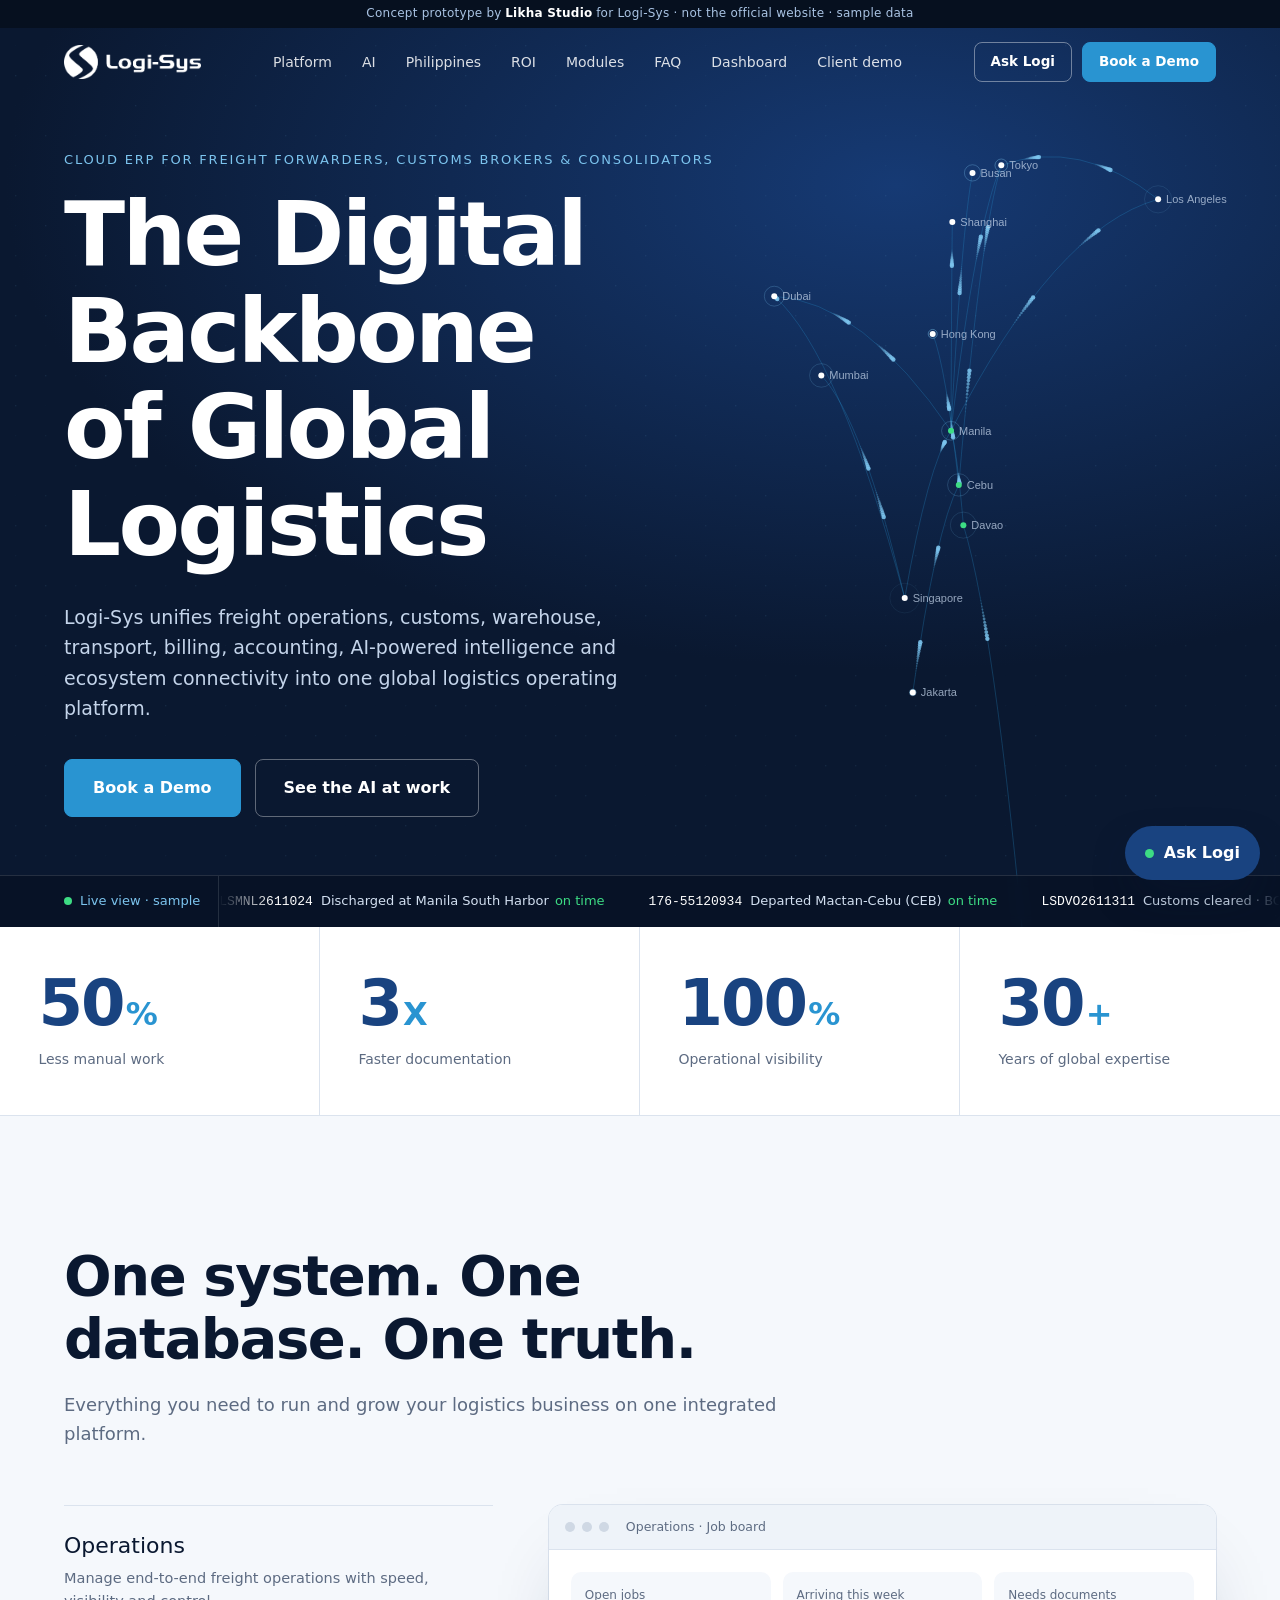
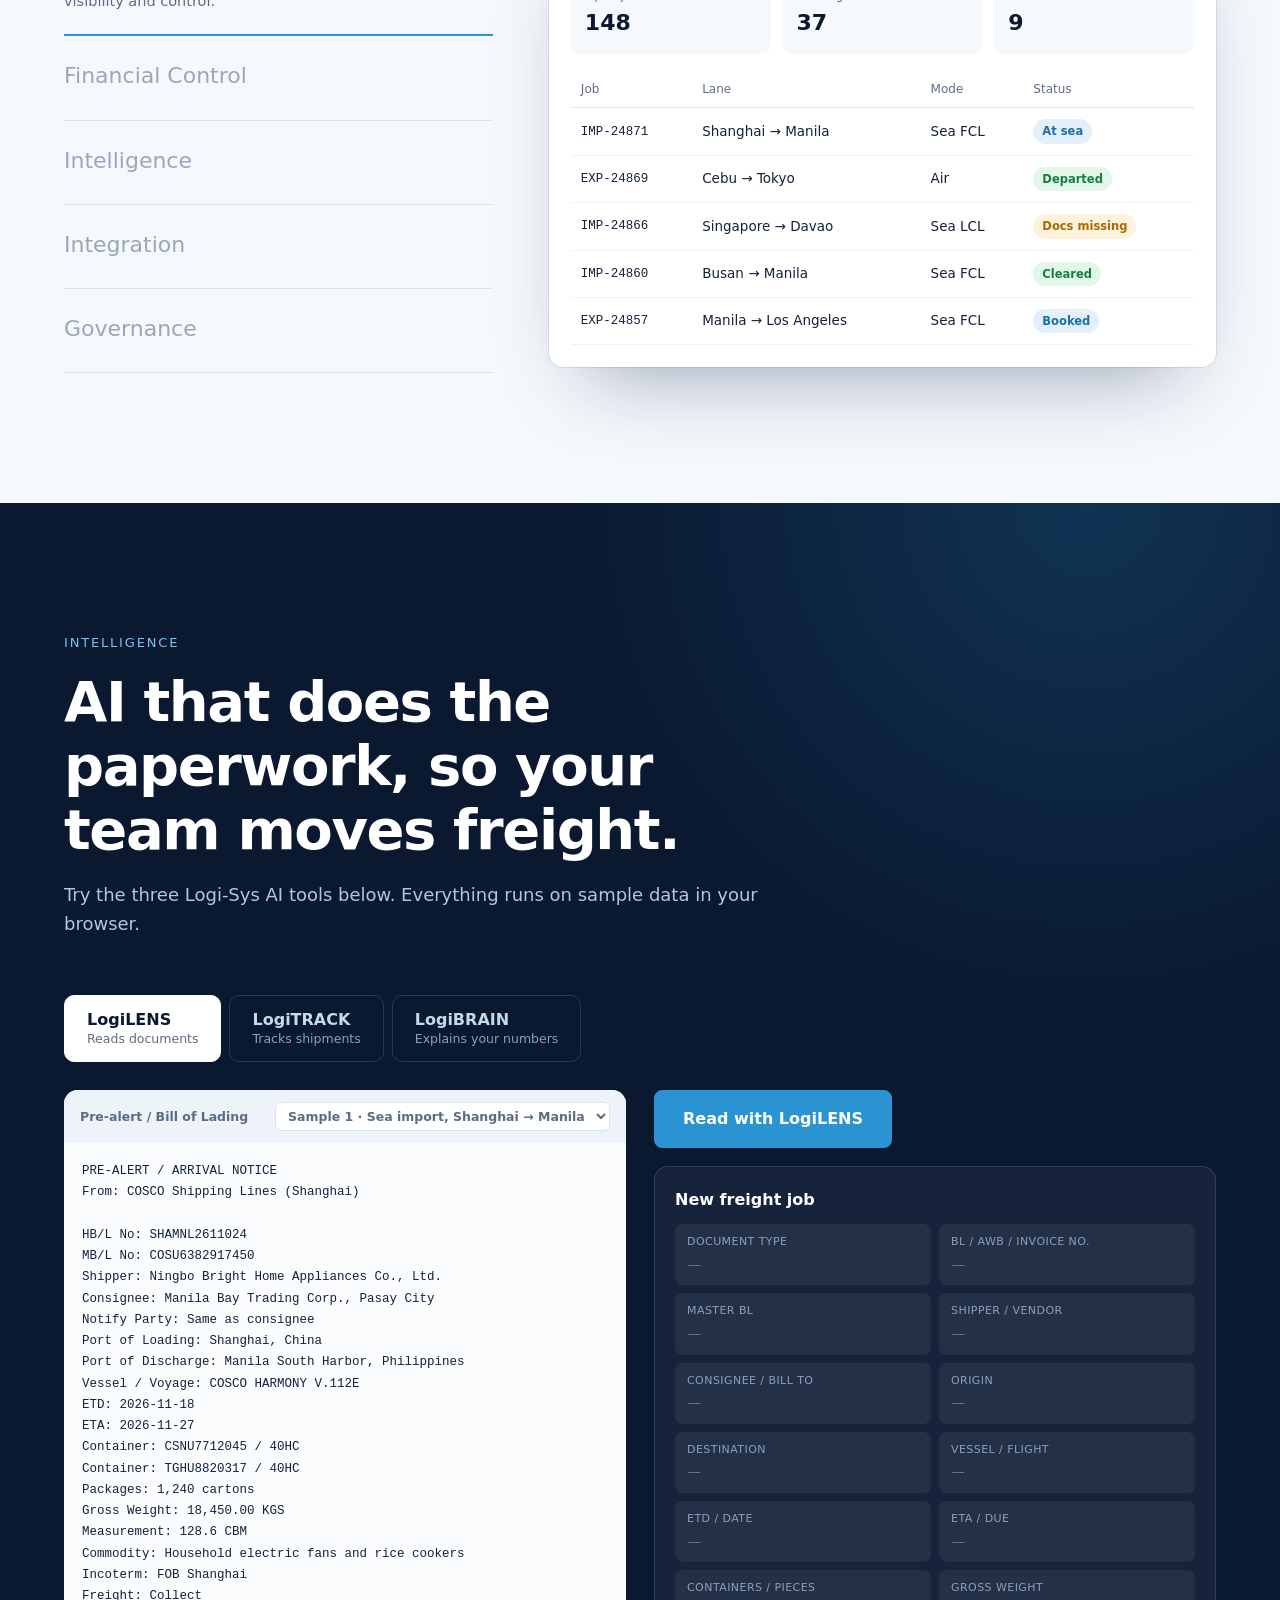
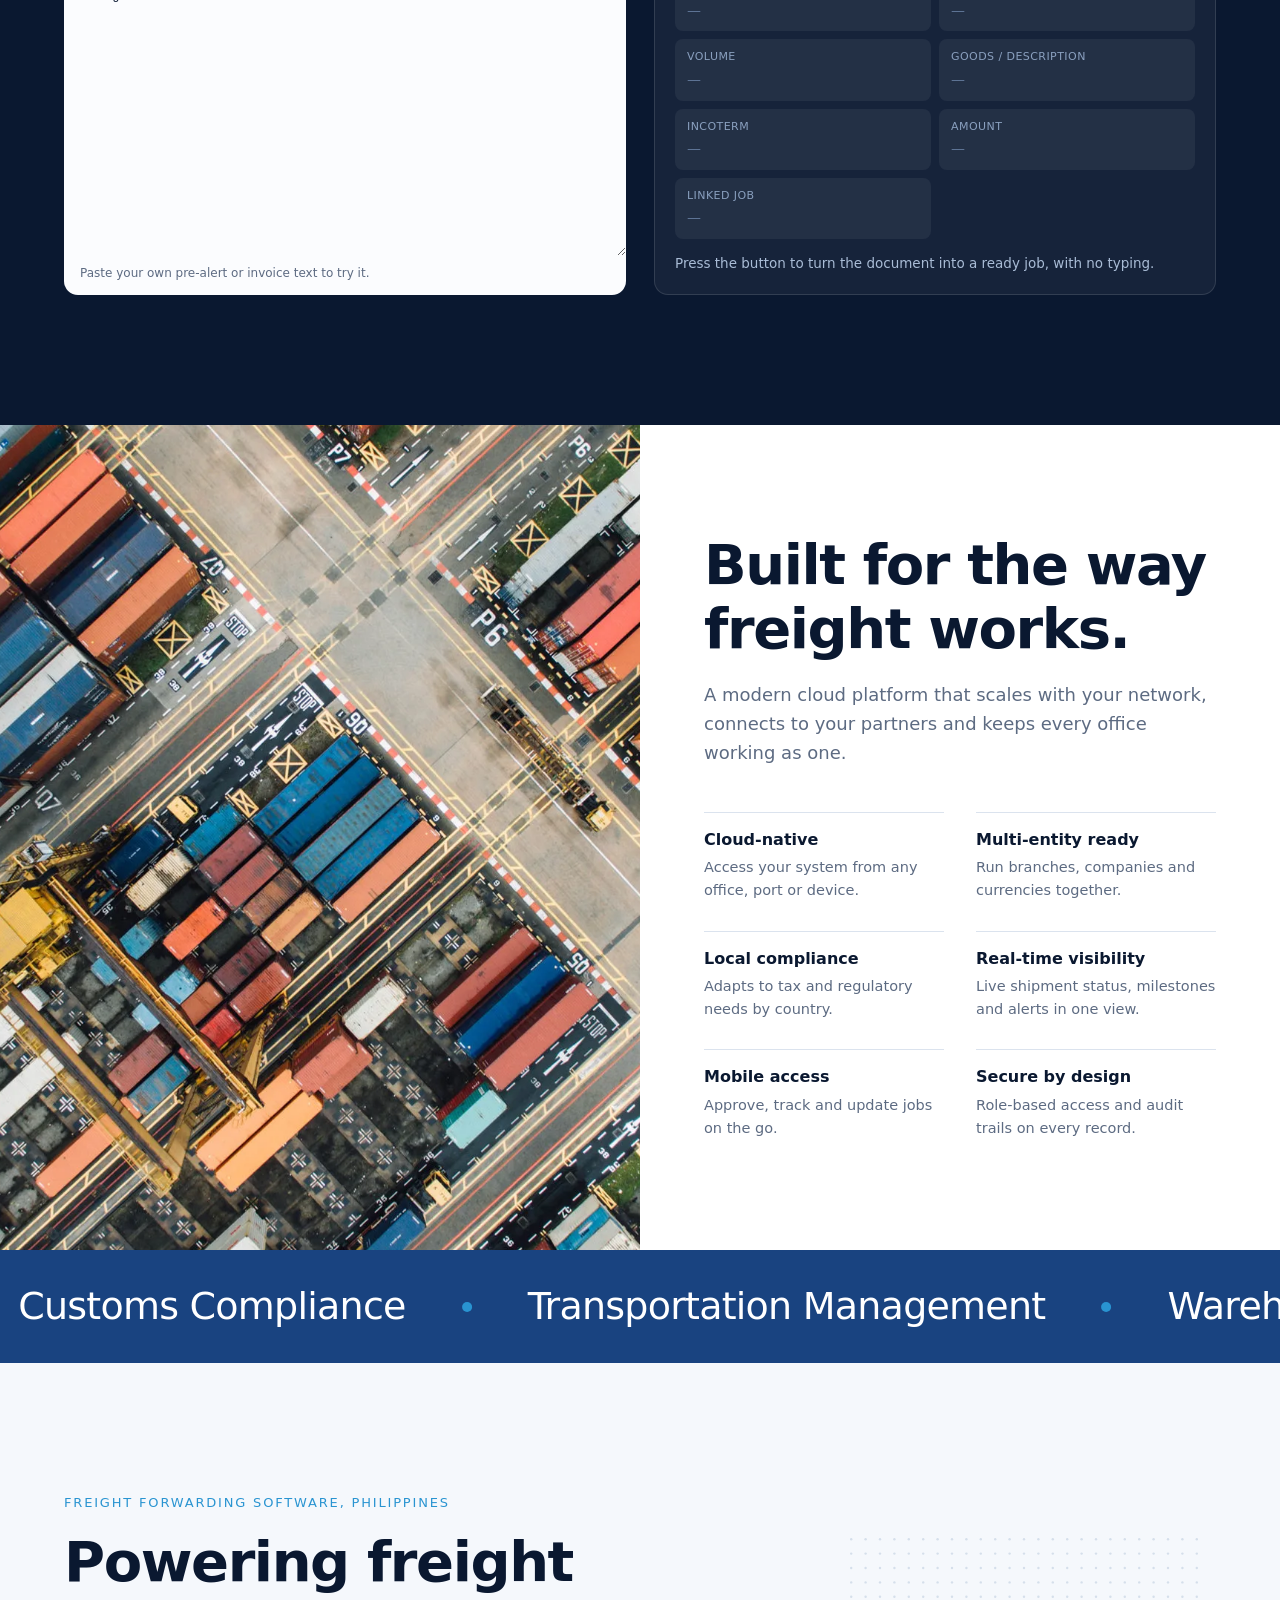
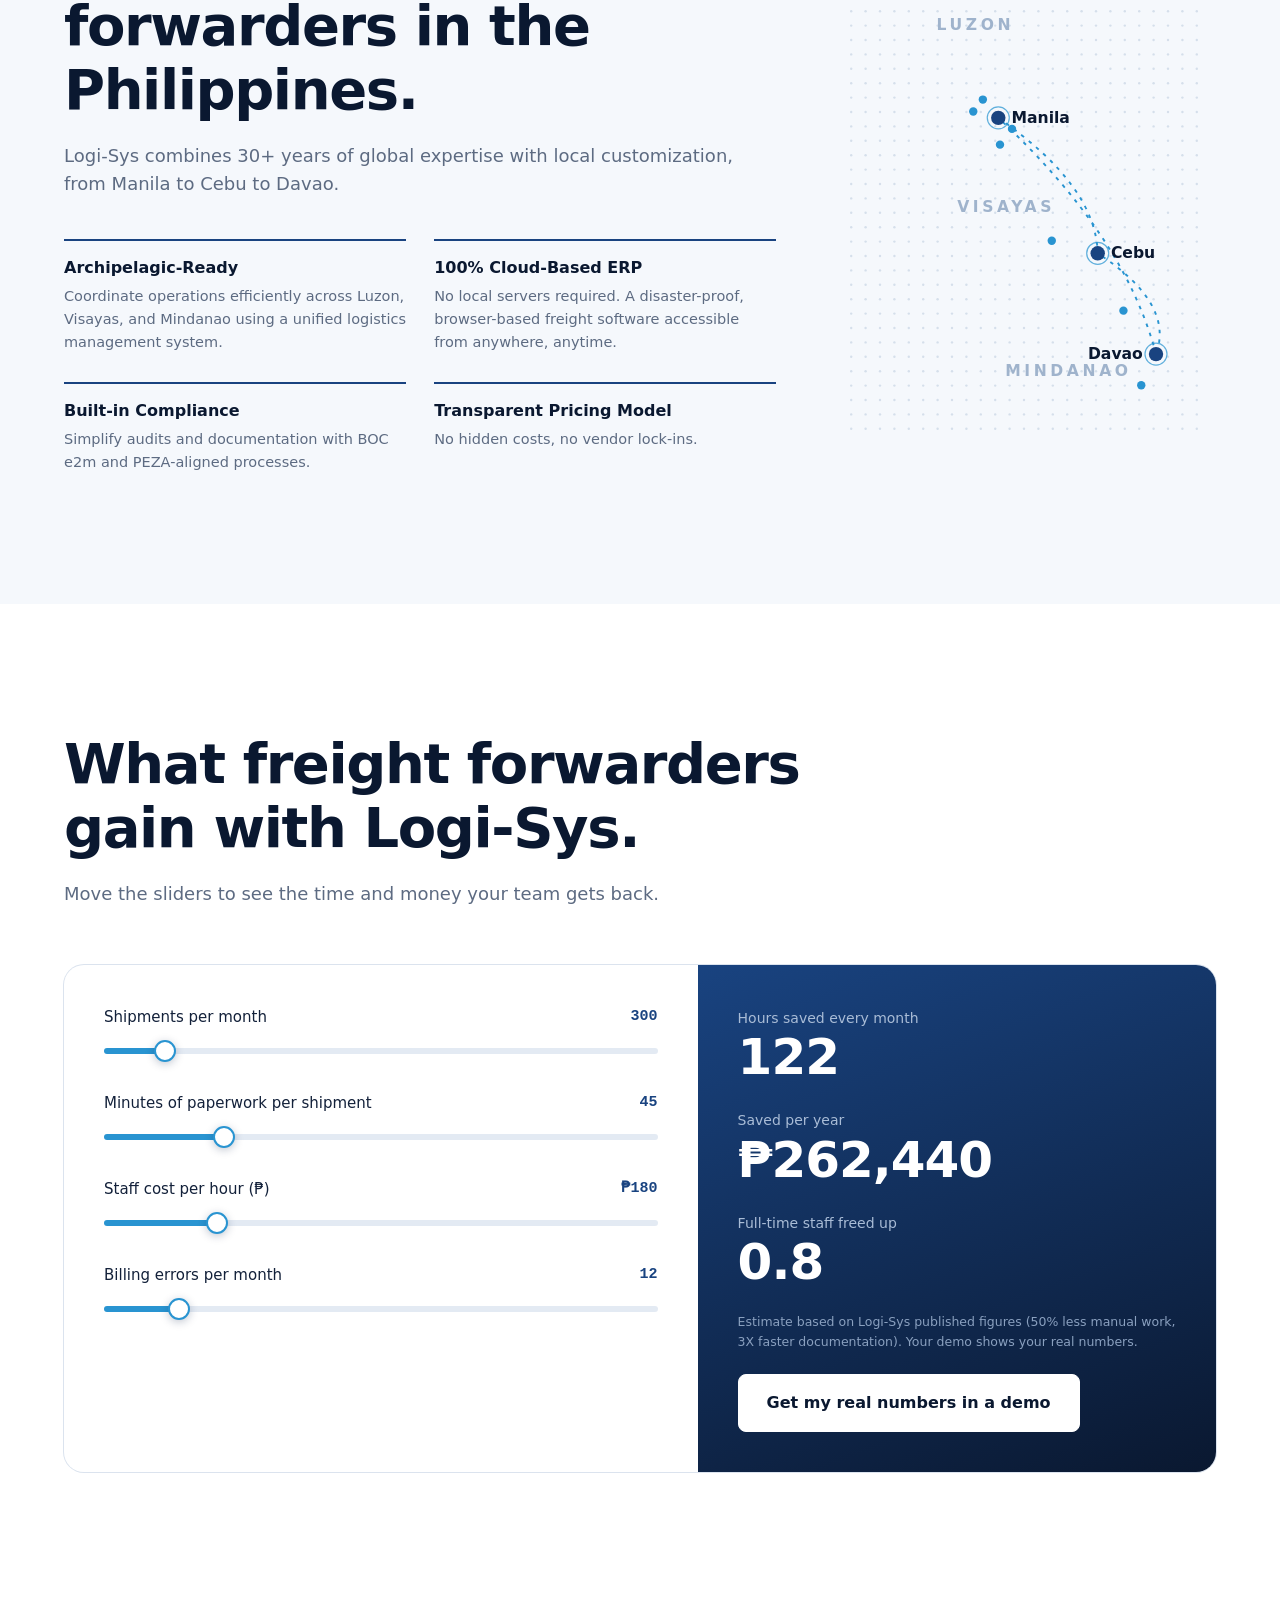
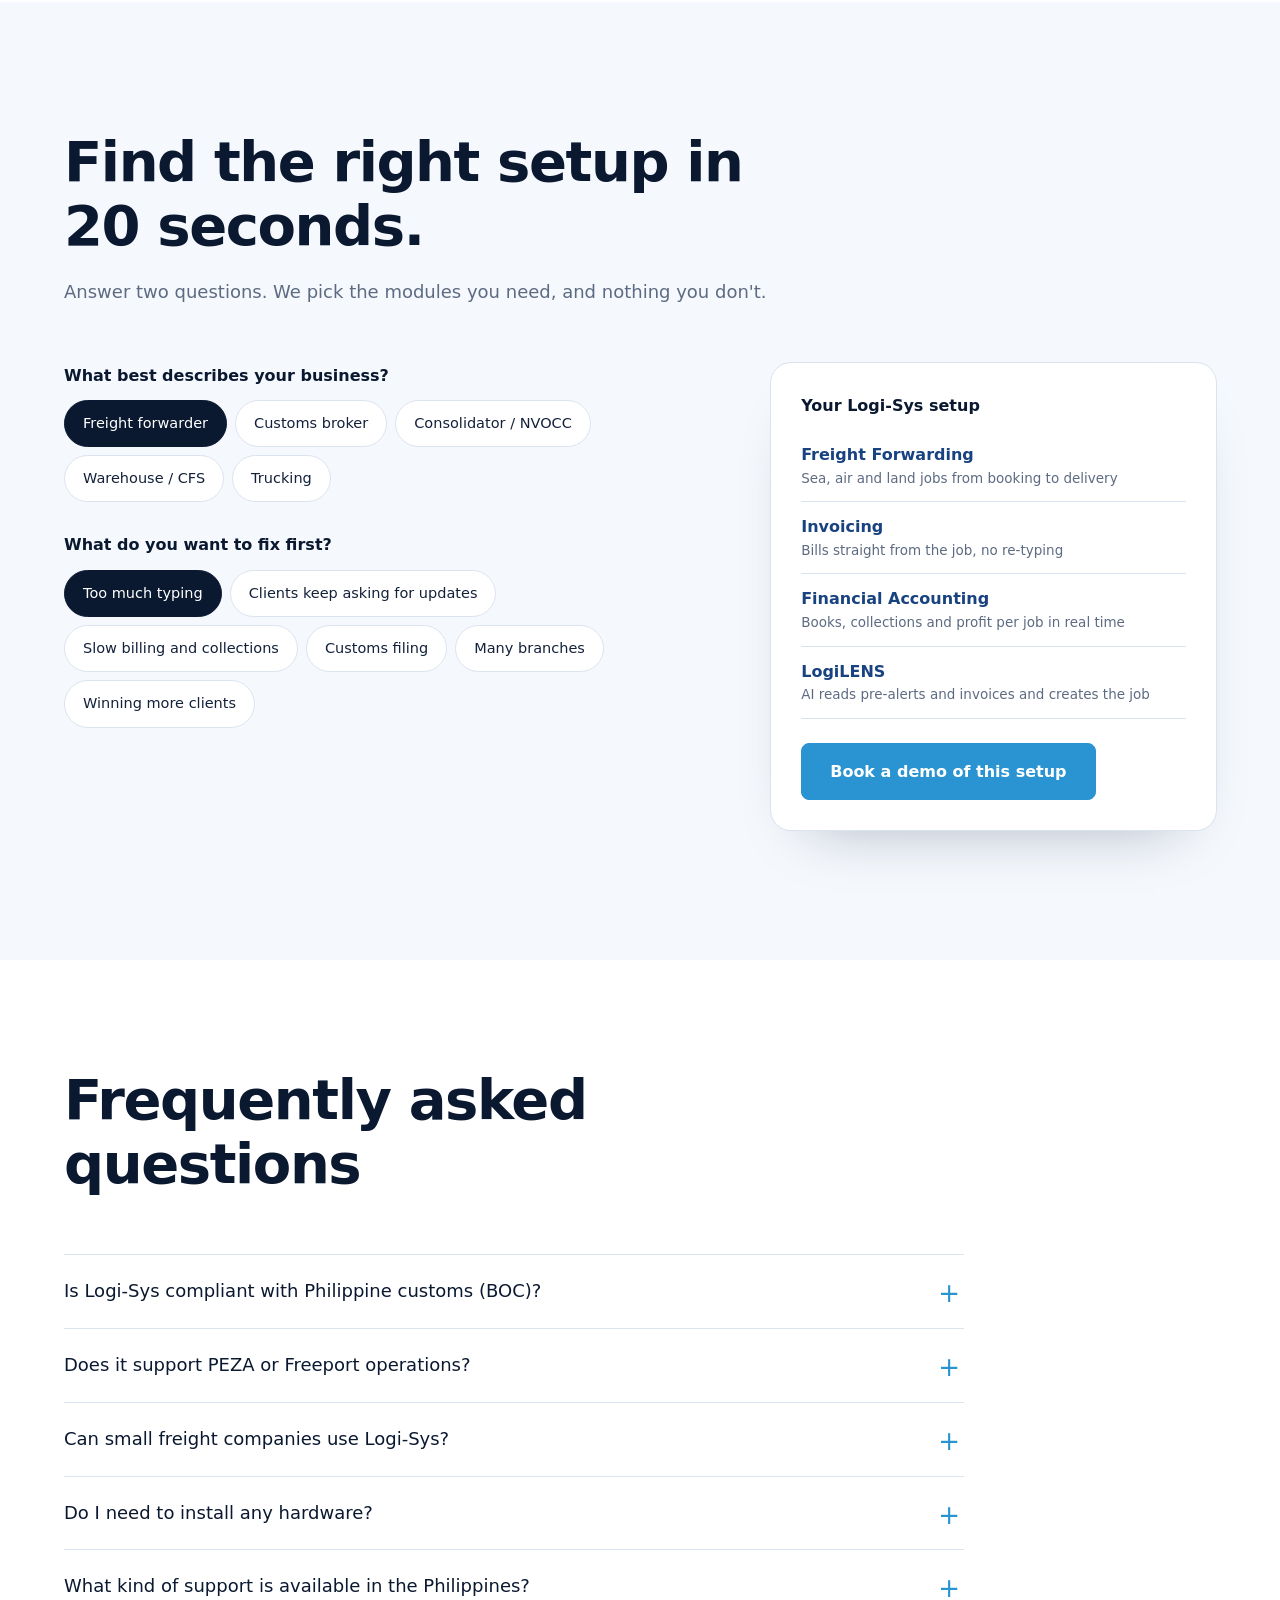
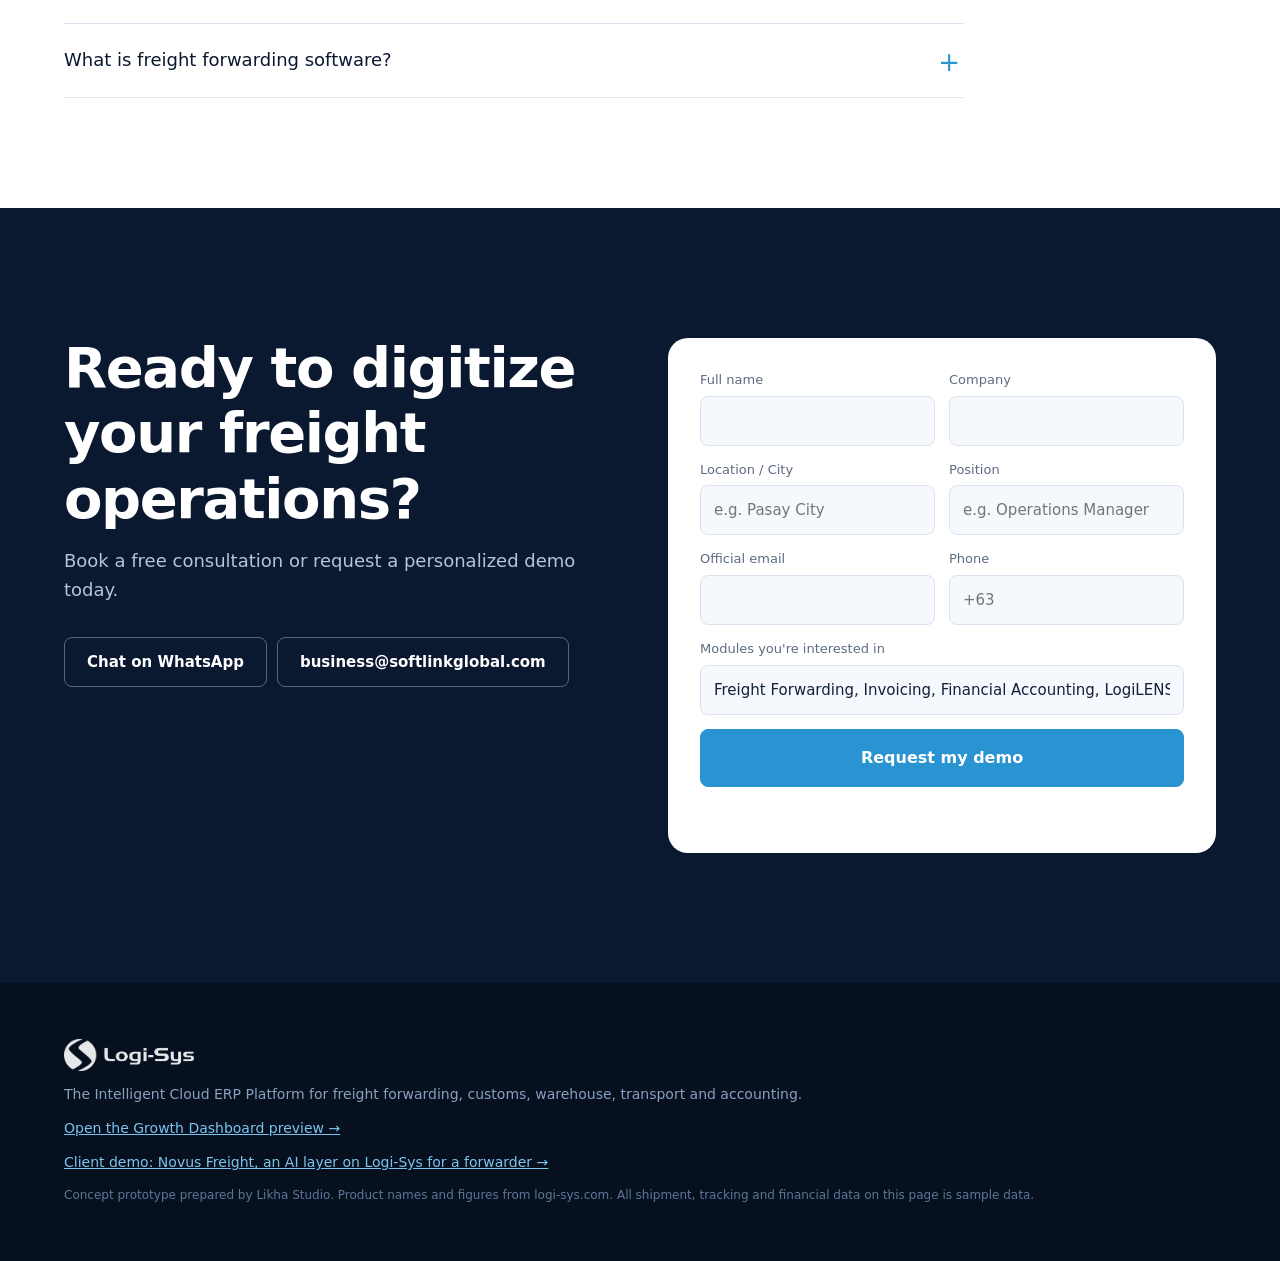
<file: index.html>
<!doctype html>
<html lang="en">
<head>
<meta charset="utf-8">
<meta name="viewport" content="width=device-width, initial-scale=1">
<meta http-equiv="Content-Security-Policy" content="default-src 'self'; script-src 'self'; style-src 'self' 'unsafe-inline' https://fonts.googleapis.com; font-src 'self' data: https://fonts.gstatic.com; img-src 'self' data: blob:; connect-src 'self'; object-src 'none'; base-uri 'self'; form-action 'self' mailto: https:">
<title>Logi-Sys · Freight Forwarding &amp; Logistics ERP Software</title>
<meta name="description" content="Logi-Sys is the cloud ERP for freight forwarders, customs brokers and consolidators: sea and air freight, customs, warehouse, transport, billing, accounting and AI in one platform. BOC e2m compliant, built for the Philippines.">
<meta name="robots" content="noindex, nofollow">
<link rel="icon" href="assets/img/icon.png" type="image/png">
<meta name="theme-color" content="#0b1a33">
<meta property="og:title" content="Logi-Sys · The Digital Backbone of Global Logistics">
<meta property="og:description" content="One system. One database. One truth. Cloud ERP for freight forwarders.">
<meta property="og:image" content="assets/img/s-containers.webp">
<link rel="preconnect" href="https://fonts.googleapis.com">
<link rel="preconnect" href="https://fonts.gstatic.com" crossorigin>
<link href="https://fonts.googleapis.com/css2?family=Poppins:wght@300;400;500;600;700&family=JetBrains+Mono:wght@400;500&display=swap" rel="stylesheet">
<link rel="stylesheet" href="style.css?v=2">
<script type="application/ld+json">
{"@context":"https://schema.org","@graph":[
{"@type":"SoftwareApplication","name":"Logi-Sys","applicationCategory":"BusinessApplication","operatingSystem":"Web browser (cloud)","description":"All-in-one cloud ERP for freight forwarding, customs, warehouse, transport, billing, accounting and sales & CRM."},
{"@type":"FAQPage","mainEntity":[
{"@type":"Question","name":"Is Logi-Sys compliant with Philippine customs (BOC)?","acceptedAnswer":{"@type":"Answer","text":"Yes. It is 100% compliant with BOC e2m requirements, ensuring seamless customs workflows."}},
{"@type":"Question","name":"Does it support PEZA or Freeport operations?","acceptedAnswer":{"@type":"Answer","text":"Yes. It includes built-in features for PEZA, Freeport, and bonded operations."}},
{"@type":"Question","name":"Can small freight companies use Logi-Sys?","acceptedAnswer":{"@type":"Answer","text":"Definitely. The system scales to suit startups, SMEs, and large enterprises alike."}},
{"@type":"Question","name":"Do I need to install any hardware?","acceptedAnswer":{"@type":"Answer","text":"No. Logi-Sys is a cloud-based freight management system, no servers or maintenance needed."}}]}
]}
</script>
</head>
<body>

<div class="concept" role="note">Concept prototype by <strong>Likha Studio</strong> for Logi-Sys<span class="long">&nbsp;&middot; not the official website</span>&nbsp;&middot; sample data</div>

<header class="nav" id="nav">
  <a href="#top" class="brand" aria-label="Logi-Sys home"><img src="assets/img/logo.png" alt="Logi-Sys" width="150" height="37"></a>
  <nav class="links" aria-label="Main">
    <a href="#platform">Platform</a>
    <a href="#ai">AI</a>
    <a href="#ph">Philippines</a>
    <a href="#gain">ROI</a>
    <a href="#finder">Modules</a>
    <a href="#faq">FAQ</a>
    <a href="dashboard.html">Dashboard</a>
    <a href="https://garciaralphlawrence-svg.github.io/Novus-Demo/" title="Client demo: Novus Freight">Client demo</a>
  </nav>
  <div class="nav-cta">
    <button class="btn ghost sm" data-open-chat>Ask Logi</button>
    <a href="#demo" class="btn sm">Book a Demo</a>
    <button class="burger" id="burger" aria-label="Menu" aria-expanded="false"><span></span><span></span></button>
  </div>
</header>
<div class="mnav" id="mnav">
  <a href="#platform">Platform</a><a href="#ai">AI tools</a><a href="#ph">Philippines</a><a href="#gain">ROI calculator</a><a href="#finder">Module finder</a><a href="#faq">FAQ</a><a href="dashboard.html">Growth Dashboard</a><a href="https://garciaralphlawrence-svg.github.io/Novus-Demo/">Client demo: Novus Freight</a><a href="#demo">Book a Demo</a>
</div>

<main id="top">

<!-- HERO -->
<section class="hero" id="hero">
  <canvas id="routes" aria-hidden="true"></canvas>
  <div class="hero-in">
    <p class="kicker reveal">Cloud ERP for freight forwarders, customs brokers &amp; consolidators</p>
    <h1 class="split">The Digital Backbone<br>of Global Logistics</h1>
    <p class="lede reveal">Logi-Sys unifies freight operations, customs, warehouse, transport, billing, accounting, AI-powered intelligence and ecosystem connectivity into one global logistics operating platform.</p>
    <div class="hero-cta reveal">
      <a href="#demo" class="btn lg">Book a Demo</a>
      <a href="#ai" class="btn ghost lg light">See the AI at work</a>
    </div>
  </div>
  <div class="ticker" aria-label="Sample live shipment events">
    <span class="tk-label"><i></i>Live view &middot; sample</span>
    <div class="tk-track"><div class="tk-row" id="tkRow"></div></div>
  </div>
</section>

<!-- STATS -->
<section class="stats">
  <div class="stat reveal"><b data-count="50">0</b><span>%</span><p>Less manual work</p></div>
  <div class="stat reveal"><b data-count="3">0</b><span>X</span><p>Faster documentation</p></div>
  <div class="stat reveal"><b data-count="100">0</b><span>%</span><p>Operational visibility</p></div>
  <div class="stat reveal"><b data-count="30">0</b><span>+</span><p>Years of global expertise</p></div>
</section>

<!-- PLATFORM -->
<section class="platform" id="platform">
  <div class="sec-head">
    <h2 class="split">One system. One database. One truth.</h2>
    <p class="reveal">Everything you need to run and grow your logistics business on one integrated platform.</p>
  </div>
  <div class="pillars">
    <div class="pillar-list" role="tablist" aria-label="Platform pillars">
      <button class="pl on" role="tab" aria-selected="true" data-p="0"><span>Operations</span><em>Manage end-to-end freight operations with speed, visibility and control.</em></button>
      <button class="pl" role="tab" aria-selected="false" data-p="1"><span>Financial Control</span><em>Streamline billing, accounting, collections and profitability in real time.</em></button>
      <button class="pl" role="tab" aria-selected="false" data-p="2"><span>Intelligence</span><em>Embeds AI into freight workflows for smarter decisions and automation.</em></button>
      <button class="pl" role="tab" aria-selected="false" data-p="3"><span>Integration</span><em>Connect partners, systems and services across the global logistics ecosystem.</em></button>
      <button class="pl" role="tab" aria-selected="false" data-p="4"><span>Governance</span><em>Ensure security, compliance and governance across entities and geographies.</em></button>
    </div>
    <div class="pillar-screen" aria-live="polite">
      <div class="win">
        <div class="win-bar"><i></i><i></i><i></i><span id="winTitle">Operations &middot; Job board</span></div>
        <div class="win-body" id="winBody"></div>
      </div>
    </div>
  </div>
</section>

<!-- AI -->
<section class="ai" id="ai">
  <div class="sec-head light">
    <p class="kicker reveal">Intelligence</p>
    <h2 class="split">AI that does the paperwork, so your team moves freight.</h2>
    <p class="reveal">Try the three Logi-Sys AI tools below. Everything runs on sample data in your browser.</p>
  </div>
  <div class="ai-tabs" role="tablist">
    <button class="at on" data-t="lens" role="tab" aria-selected="true">LogiLENS <small>Reads documents</small></button>
    <button class="at" data-t="track" role="tab" aria-selected="false">LogiTRACK <small>Tracks shipments</small></button>
    <button class="at" data-t="brain" role="tab" aria-selected="false">LogiBRAIN <small>Explains your numbers</small></button>
  </div>

  <div class="ai-pane on" id="pane-lens">
    <div class="lens">
      <div class="doc">
        <div class="doc-top">
          <span>Pre-alert / Bill of Lading</span>
          <select id="docPick" aria-label="Sample document">
            <option value="0">Sample 1 &middot; Sea import, Shanghai → Manila</option>
            <option value="1">Sample 2 &middot; Air export, Cebu → Tokyo</option>
            <option value="2">Sample 3 &middot; Vendor invoice</option>
          </select>
        </div>
        <textarea id="docText" spellcheck="false" aria-label="Document text"></textarea>
        <div class="scanline" id="scanline"></div>
        <p class="doc-hint">Paste your own pre-alert or invoice text to try it.</p>
      </div>
      <div class="lens-out">
        <button class="btn lg" id="lensRun">Read with LogiLENS</button>
        <div class="job" id="jobOut">
          <div class="job-head"><b id="jobKind">New freight job</b><span id="jobConf"></span></div>
          <div class="fields" id="fields"></div>
          <p class="job-note" id="jobNote">Press the button to turn the document into a ready job, with no typing.</p>
        </div>
      </div>
    </div>
  </div>

  <div class="ai-pane" id="pane-track">
    <div class="track">
      <div class="track-left">
        <form id="trackForm" class="track-form">
          <label for="trackNo">Tracking, BL or AWB number</label>
          <div class="row"><input id="trackNo" value="LSMNL2611024" autocomplete="off"><button class="btn">Track</button></div>
          <p class="try">Try: <button type="button" data-tn="LSMNL2611024">LSMNL2611024</button> <button type="button" data-tn="176-55120934">176-55120934</button> <button type="button" data-tn="LSDVO2611311">LSDVO2611311</button></p>
        </form>
        <div class="trk-card" id="trkCard"></div>
      </div>
      <div class="track-right">
        <svg id="trkMap" viewBox="0 0 600 340" aria-hidden="true"></svg>
        <ol class="miles" id="miles"></ol>
      </div>
    </div>
  </div>

  <div class="ai-pane" id="pane-brain">
    <div class="brain">
      <div class="kpis" id="kpis"></div>
      <div class="chart-card">
        <div class="cc-head"><b>Shipments and profit per month</b><span>Sample branch data</span></div>
        <svg id="chart" viewBox="0 0 640 260" role="img" aria-label="Shipments and profit chart"></svg>
      </div>
      <div class="insights">
        <b>LogiBRAIN says</b>
        <ul id="insights"></ul>
        <div class="askbox">
          <p>Ask your numbers:</p>
          <div class="chips" id="brainQs">
            <button>Which lane makes the most money?</button>
            <button>Who pays late?</button>
            <button>What will next month look like?</button>
          </div>
          <p class="answer" id="brainA"></p>
        </div>
      </div>
    </div>
  </div>
</section>

<!-- BUILT FOR FREIGHT -->
<section class="built">
  <div class="built-img"><img src="assets/img/s-containers.webp" alt="Aerial view of a container port" loading="lazy" class="parallax"></div>
  <div class="built-txt">
    <h2 class="split">Built for the way freight works.</h2>
    <p class="reveal">A modern cloud platform that scales with your network, connects to your partners and keeps every office working as one.</p>
    <ul class="feats">
      <li class="reveal"><b>Cloud-native</b>Access your system from any office, port or device.</li>
      <li class="reveal"><b>Multi-entity ready</b>Run branches, companies and currencies together.</li>
      <li class="reveal"><b>Local compliance</b>Adapts to tax and regulatory needs by country.</li>
      <li class="reveal"><b>Real-time visibility</b>Live shipment status, milestones and alerts in one view.</li>
      <li class="reveal"><b>Mobile access</b>Approve, track and update jobs on the go.</li>
      <li class="reveal"><b>Secure by design</b>Role-based access and audit trails on every record.</li>
    </ul>
  </div>
</section>

<!-- MODULES MARQUEE -->
<div class="marquee" aria-hidden="true"><div class="mq" id="mq">
  <span>Freight Forwarding</span><span>Invoicing</span><span>Financial Accounting</span><span>Sales &amp; CRM</span><span>Customs Compliance</span><span>Transportation Management</span><span>Warehouse Management</span><span>PO Management</span><span>Freight Station</span><span>LogiBRAIN</span><span>LogiTRACK</span><span>LogiLENS</span><span>LogiCONNECT</span>
</div></div>

<!-- PHILIPPINES -->
<section class="ph" id="ph">
  <div class="ph-txt">
    <p class="kicker reveal">Freight forwarding software, Philippines</p>
    <h2 class="split">Powering freight forwarders in the Philippines.</h2>
    <p class="reveal">Logi-Sys combines 30+ years of global expertise with local customization, from Manila to Cebu to Davao.</p>
    <div class="ph-grid">
      <div class="reveal"><b>Archipelagic-Ready</b><p>Coordinate operations efficiently across Luzon, Visayas, and Mindanao using a unified logistics management system.</p></div>
      <div class="reveal"><b>100% Cloud-Based ERP</b><p>No local servers required. A disaster-proof, browser-based freight software accessible from anywhere, anytime.</p></div>
      <div class="reveal"><b>Built-in Compliance</b><p>Simplify audits and documentation with BOC e2m and PEZA-aligned processes.</p></div>
      <div class="reveal"><b>Transparent Pricing Model</b><p>No hidden costs, no vendor lock-ins.</p></div>
    </div>
  </div>
  <div class="ph-map">
    <svg id="phMap" viewBox="0 0 300 420" role="img" aria-label="Logi-Sys hubs across Luzon, Visayas and Mindanao"></svg>
  </div>
</section>

<!-- ROI -->
<section class="gain" id="gain">
  <div class="sec-head">
    <h2 class="split">What freight forwarders gain with Logi-Sys.</h2>
    <p class="reveal">Move the sliders to see the time and money your team gets back.</p>
  </div>
  <div class="roi">
    <div class="roi-in">
      <label>Shipments per month <output id="o1">300</output><input type="range" id="r1" min="20" max="3000" step="10" value="300"></label>
      <label>Minutes of paperwork per shipment <output id="o2">45</output><input type="range" id="r2" min="10" max="180" step="5" value="45"></label>
      <label>Staff cost per hour (₱) <output id="o3">₱180</output><input type="range" id="r3" min="80" max="600" step="10" value="180"></label>
      <label>Billing errors per month <output id="o4">12</output><input type="range" id="r4" min="0" max="100" step="1" value="12"></label>
    </div>
    <div class="roi-out">
      <div><span>Hours saved every month</span><b id="h">0</b></div>
      <div><span>Saved per year</span><b id="peso">₱0</b></div>
      <div><span>Full-time staff freed up</span><b id="fte">0</b></div>
      <p class="fine">Estimate based on Logi-Sys published figures (50% less manual work, 3X faster documentation). Your demo shows your real numbers.</p>
      <a href="#demo" class="btn lg light-btn" id="roiCta">Get my real numbers in a demo</a>
    </div>
  </div>
</section>

<!-- MODULE FINDER -->
<section class="finder" id="finder">
  <div class="sec-head">
    <h2 class="split">Find the right setup in 20 seconds.</h2>
    <p class="reveal">Answer two questions. We pick the modules you need, and nothing you don't.</p>
  </div>
  <div class="fd">
    <div class="fd-q">
      <p class="q">What best describes your business?</p>
      <div class="opts" id="fdType">
        <button data-v="forwarder" class="on">Freight forwarder</button>
        <button data-v="broker">Customs broker</button>
        <button data-v="nvocc">Consolidator / NVOCC</button>
        <button data-v="warehouse">Warehouse / CFS</button>
        <button data-v="trucking">Trucking</button>
      </div>
      <p class="q">What do you want to fix first?</p>
      <div class="opts multi" id="fdNeed">
        <button data-v="docs" class="on">Too much typing</button>
        <button data-v="track">Clients keep asking for updates</button>
        <button data-v="billing">Slow billing and collections</button>
        <button data-v="customs">Customs filing</button>
        <button data-v="branches">Many branches</button>
        <button data-v="sales">Winning more clients</button>
      </div>
    </div>
    <div class="fd-a">
      <p class="q">Your Logi-Sys setup</p>
      <ul id="fdList"></ul>
      <a href="#demo" class="btn lg" id="fdCta">Book a demo of this setup</a>
    </div>
  </div>
</section>

<!-- FAQ -->
<section class="faq" id="faq">
  <div class="sec-head"><h2 class="split">Frequently asked questions</h2></div>
  <div class="qa">
    <details class="reveal"><summary>Is Logi-Sys compliant with Philippine customs (BOC)?</summary><p>Yes. It is 100% compliant with BOC e2m requirements, ensuring seamless customs workflows.</p></details>
    <details class="reveal"><summary>Does it support PEZA or Freeport operations?</summary><p>Yes. It includes built-in features for PEZA, Freeport, and bonded operations.</p></details>
    <details class="reveal"><summary>Can small freight companies use Logi-Sys?</summary><p>Definitely. The system scales to suit startups, SMEs, and large enterprises alike.</p></details>
    <details class="reveal"><summary>Do I need to install any hardware?</summary><p>No. Logi-Sys is a cloud-based freight management system, so no servers or maintenance are needed.</p></details>
    <details class="reveal"><summary>What kind of support is available in the Philippines?</summary><p>Local support is available, backed by over three decades of global logistics software expertise.</p></details>
    <details class="reveal"><summary>What is freight forwarding software?</summary><p>A software application that streamlines freight operations by letting everyone involved manage end-to-end functions: air freight, sea freight, land freight, warehouse, transport and customs.</p></details>
  </div>
</section>

<!-- DEMO -->
<section class="demo" id="demo">
  <div class="demo-txt">
    <h2 class="split">Ready to digitize your freight operations?</h2>
    <p class="reveal">Book a free consultation or request a personalized demo today.</p>
    <div class="demo-alt reveal">
      <a href="https://wa.link/8he6li" target="_blank" rel="noopener" class="btn ghost light">Chat on WhatsApp</a>
      <a href="mailto:business@softlinkglobal.com" class="btn ghost light">business@softlinkglobal.com</a>
    </div>
  </div>
  <form class="demo-form" id="demoForm" novalidate>
    <div class="f2">
      <label>Full name<input name="name" required autocomplete="name"></label>
      <label>Company<input name="company" required autocomplete="organization"></label>
    </div>
    <div class="f2">
      <label>Location / City<input name="city" required placeholder="e.g. Pasay City"></label>
      <label>Position<input name="position" placeholder="e.g. Operations Manager"></label>
    </div>
    <div class="f2">
      <label>Official email<input name="email" type="email" required autocomplete="email"></label>
      <label>Phone<input name="phone" type="tel" required autocomplete="tel" placeholder="+63"></label>
    </div>
    <label>Modules you're interested in<input name="modules" id="demoModules"></label>
    <button class="btn lg" type="submit">Request my demo</button>
    <p class="form-msg" id="formMsg" role="status"></p>
  </form>
</section>

</main>

<footer class="foot">
  <img src="assets/img/logo.png" alt="Logi-Sys" width="130" height="32">
  <p>The Intelligent Cloud ERP Platform for freight forwarding, customs, warehouse, transport and accounting.</p>
  <p><a href="dashboard.html" style="color:#7cc4ee">Open the Growth Dashboard preview →</a></p>
  <p><a href="https://garciaralphlawrence-svg.github.io/Novus-Demo/" style="color:#7cc4ee">Client demo: Novus Freight, an AI layer on Logi-Sys for a forwarder →</a></p>
  <p class="small">Concept prototype prepared by Likha Studio. Product names and figures from logi-sys.com. All shipment, tracking and financial data on this page is sample data.</p>
</footer>

<!-- ASSISTANT -->
<button class="chat-fab" id="chatFab" data-open-chat aria-label="Ask Logi, the virtual assistant"><span class="dot"></span>Ask Logi</button>
<aside class="chat" id="chat" aria-label="Logi virtual assistant" hidden>
  <div class="chat-head">
    <img src="assets/img/icon.png" alt="" width="28" height="28">
    <div><b>Logi</b><small>Virtual assistant &middot; answers from Logi-Sys information</small></div>
    <button id="chatX" aria-label="Close">&times;</button>
  </div>
  <div class="chat-log" id="chatLog" aria-live="polite"></div>
  <div class="chat-sug" id="chatSug"></div>
  <form class="chat-in" id="chatForm"><input id="chatQ" placeholder="Ask about modules, customs, pricing…" autocomplete="off" aria-label="Your question"><button aria-label="Send">→</button></form>
</aside>

<script src="assets/js/gsap.min.js"></script>
<script src="assets/js/ScrollTrigger.min.js"></script>
<script src="assets/js/SplitText.min.js"></script>
<script src="assets/js/lenis.min.js"></script>
<script src="app.js?v=1"></script>
</body>
</html>
</file>
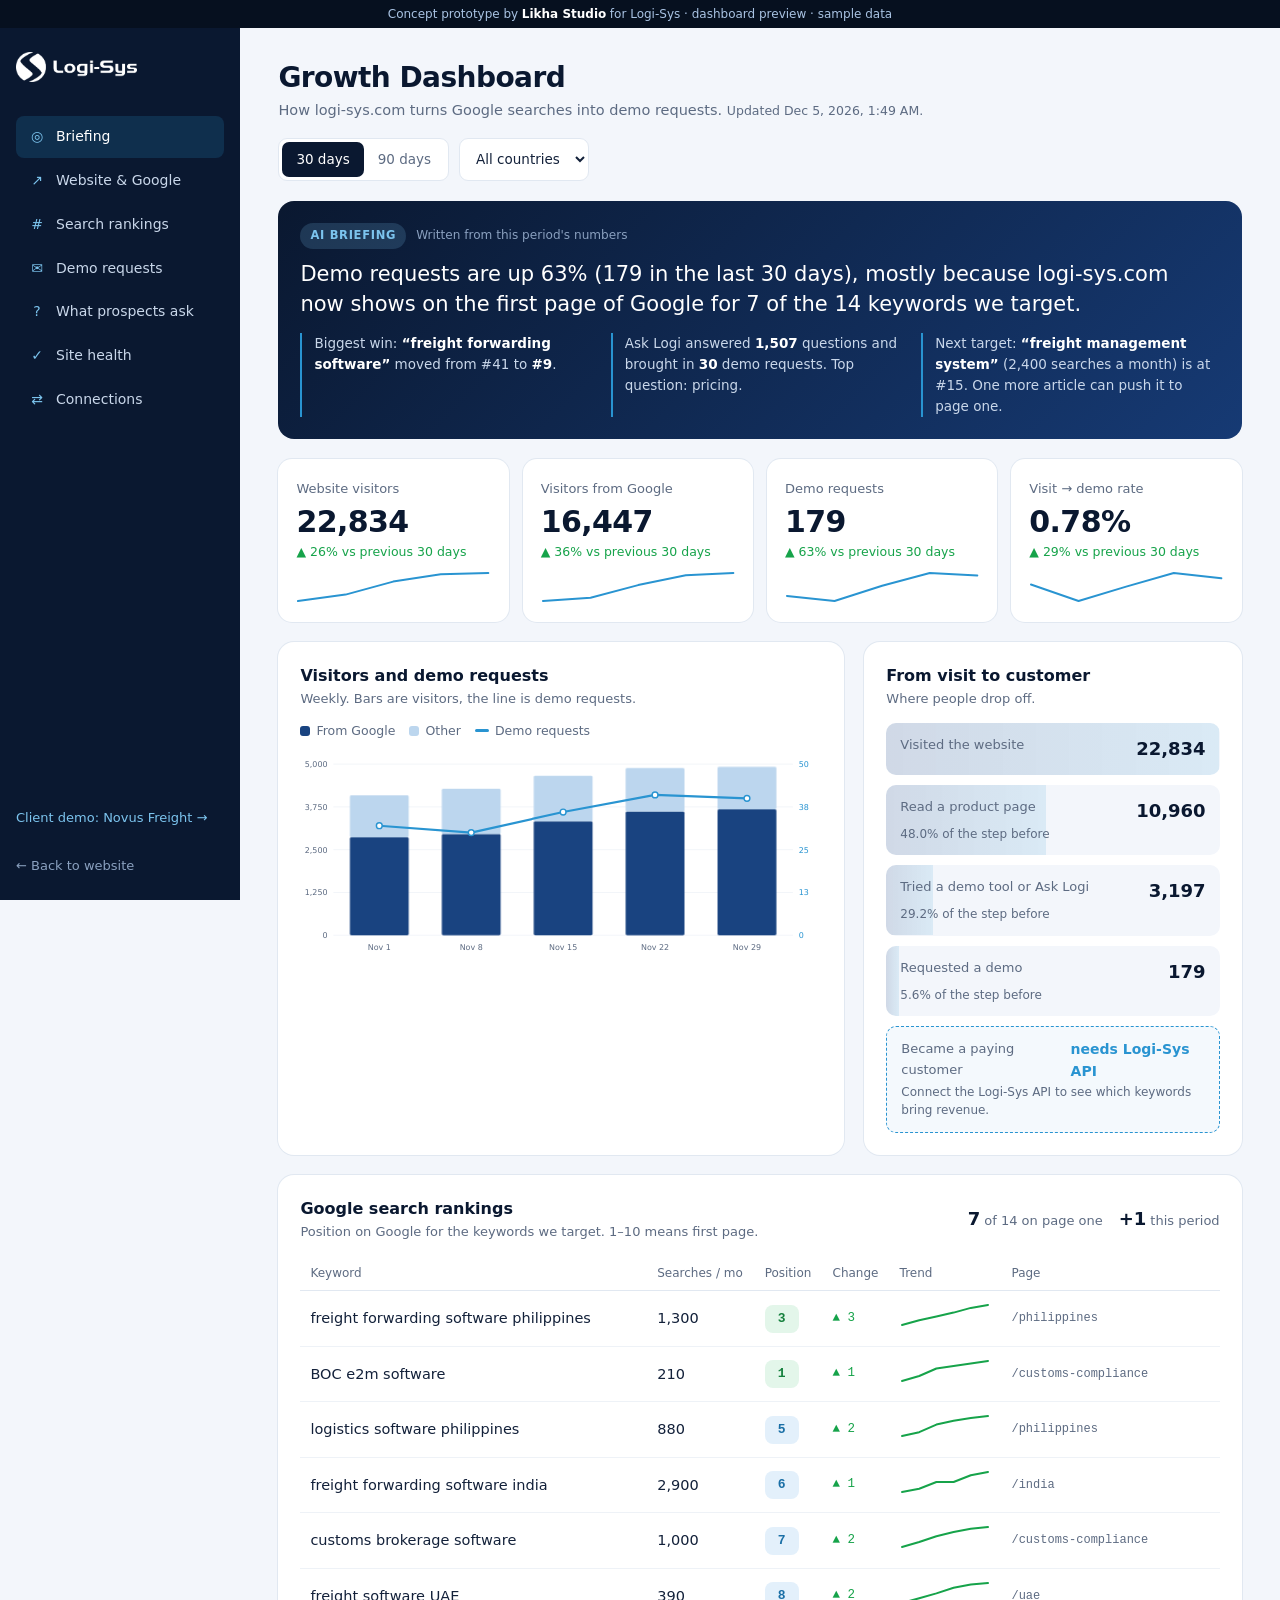
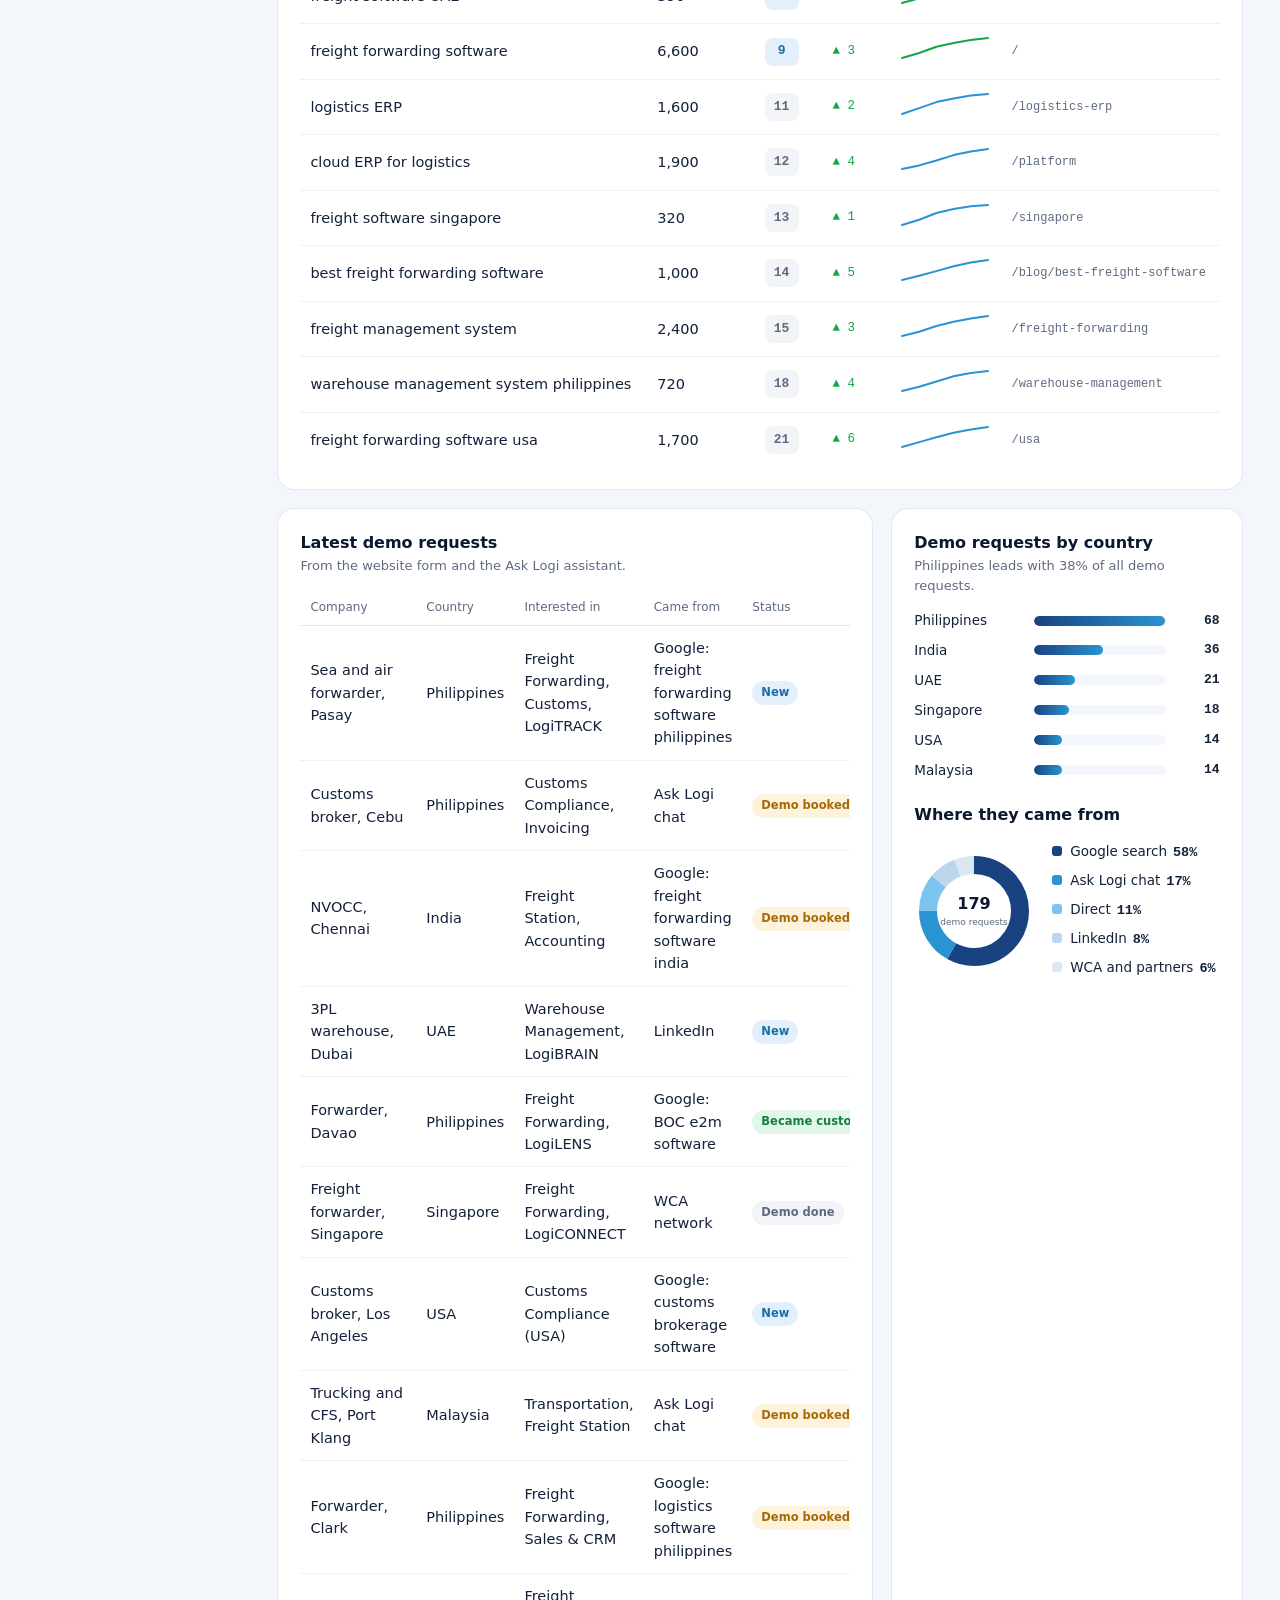
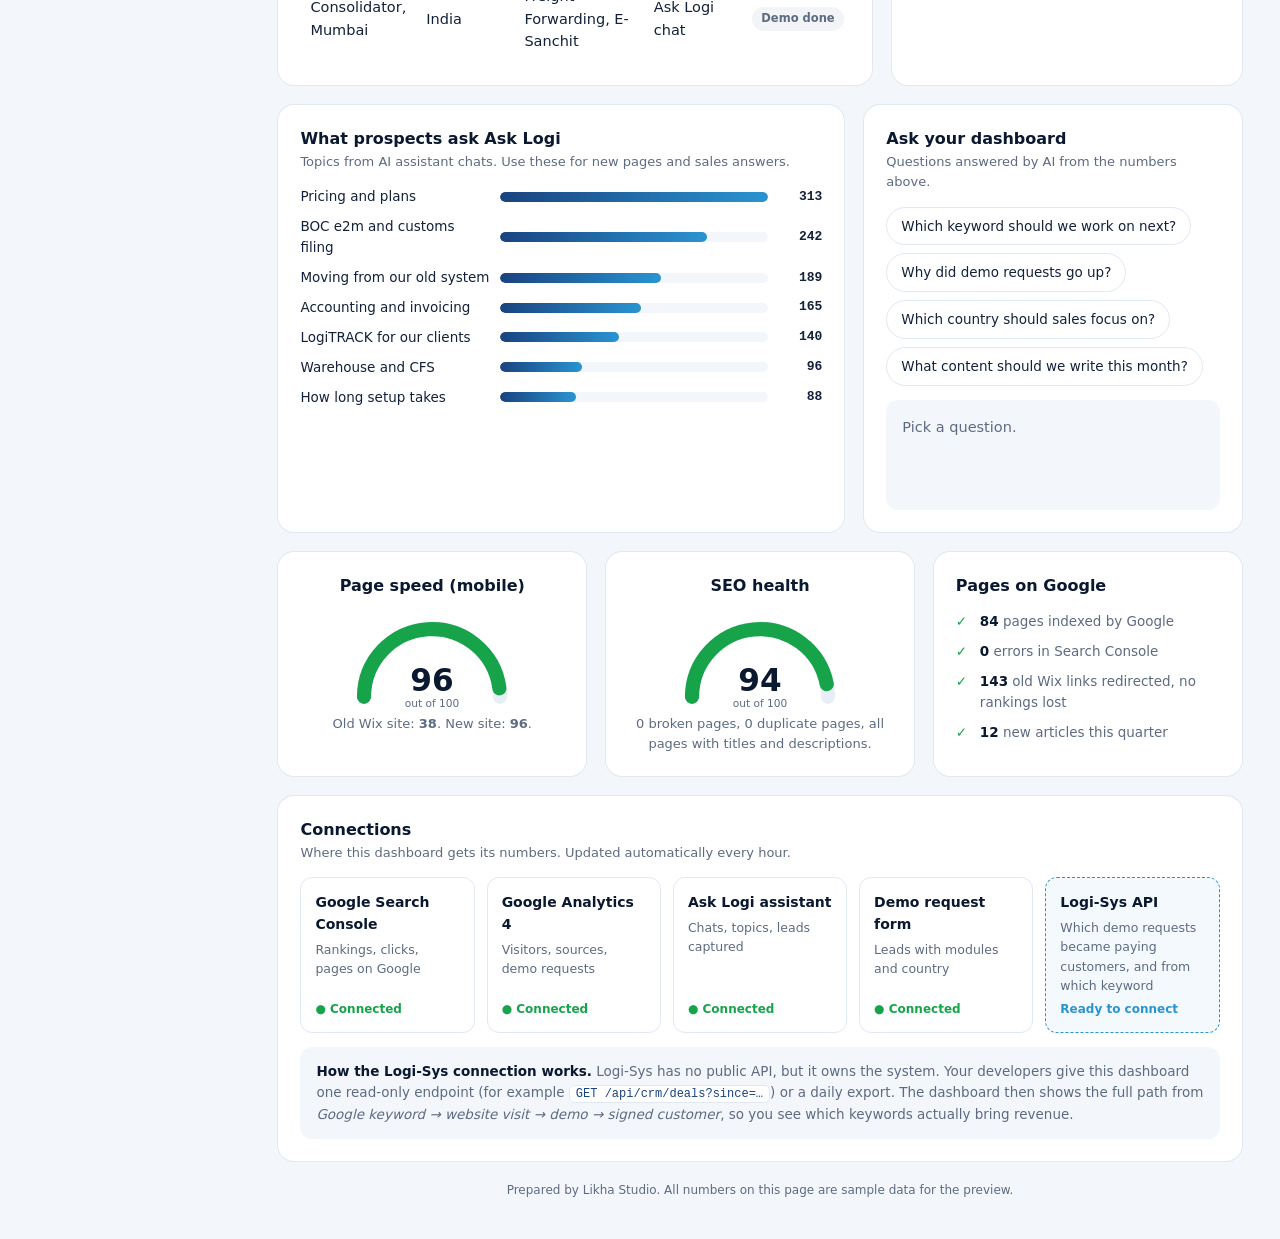
<file: dashboard.html>
<!doctype html>
<html lang="en">
<head>
<meta charset="utf-8">
<meta name="viewport" content="width=device-width, initial-scale=1">
<meta http-equiv="Content-Security-Policy" content="default-src 'self'; script-src 'self'; style-src 'self' 'unsafe-inline' https://fonts.googleapis.com; font-src 'self' data: https://fonts.gstatic.com; img-src 'self' data:; connect-src 'self'; object-src 'none'; base-uri 'self'; form-action 'self'">
<title>Logi-Sys Growth Dashboard</title>
<meta name="description" content="Website, Google search and demo-request analytics for Logi-Sys, with AI summaries.">
<meta name="robots" content="noindex, nofollow">
<link rel="icon" href="assets/img/icon.png" type="image/png">
<meta name="theme-color" content="#0b1a33">
<link rel="preconnect" href="https://fonts.googleapis.com">
<link rel="preconnect" href="https://fonts.gstatic.com" crossorigin>
<link href="https://fonts.googleapis.com/css2?family=Poppins:wght@300;400;500;600;700&family=JetBrains+Mono:wght@400;500&display=swap" rel="stylesheet">
<link rel="stylesheet" href="dash.css?v=1">
</head>
<body>
<div class="concept">Concept prototype by <strong>Likha Studio</strong> for Logi-Sys<span class="long">&nbsp;&middot; dashboard preview</span>&nbsp;&middot; sample data</div>

<div class="app">
  <aside class="side" id="side">
    <a href="index.html" class="logo"><img src="assets/img/logo.png" alt="Logi-Sys" width="130" height="32"></a>
    <nav aria-label="Dashboard">
      <a href="#briefing" class="on"><i class="ic">◎</i>Briefing</a>
      <a href="#traffic"><i class="ic">↗</i>Website &amp; Google</a>
      <a href="#keywords"><i class="ic">#</i>Search rankings</a>
      <a href="#leads"><i class="ic">✉</i>Demo requests</a>
      <a href="#asklogi"><i class="ic">?</i>What prospects ask</a>
      <a href="#health"><i class="ic">✓</i>Site health</a>
      <a href="#sources"><i class="ic">⇄</i>Connections</a>
    </nav>
    <a href="https://garciaralphlawrence-svg.github.io/Novus-Demo/dashboard.html" class="back" style="margin-top:auto;color:#7cc4ee">Client demo: Novus Freight →</a>
    <a href="index.html" class="back" style="margin-top:0">← Back to website</a>
  </aside>

  <main class="main">
    <header class="top">
      <div>
        <h1>Growth Dashboard</h1>
        <p class="sub">How logi-sys.com turns Google searches into demo requests. <span id="updated"></span></p>
      </div>
      <div class="ctrls">
        <div class="seg" role="group" aria-label="Period">
          <button data-p="30" class="on">30 days</button><button data-p="90">90 days</button>
        </div>
        <select id="country" aria-label="Country">
          <option value="all">All countries</option>
          <option value="PH">Philippines</option><option value="IN">India</option><option value="AE">UAE</option><option value="SG">Singapore</option><option value="US">USA</option><option value="MY">Malaysia</option>
        </select>
      </div>
    </header>

    <section class="briefing card dark" id="briefing">
      <div class="b-head"><span class="ai-badge">AI briefing</span><small>Written from this period's numbers</small></div>
      <p class="b-main" id="bMain"></p>
      <ul class="b-list" id="bList"></ul>
    </section>

    <section class="kpis" id="kpis"></section>

    <section class="grid2" id="traffic">
      <div class="card">
        <div class="c-head"><div><h2>Visitors and demo requests</h2><p>Weekly. Bars are visitors, the line is demo requests.</p></div>
          <div class="legend"><span><i class="sw g"></i>From Google</span><span><i class="sw o"></i>Other</span><span><i class="sw l"></i>Demo requests</span></div></div>
        <svg id="chTraffic" viewBox="0 0 720 280" role="img" aria-label="Weekly visitors and demo requests"></svg>
      </div>
      <div class="card">
        <div class="c-head"><div><h2>From visit to customer</h2><p>Where people drop off.</p></div></div>
        <div class="funnel" id="funnel"></div>
      </div>
    </section>

    <section class="card" id="keywords">
      <div class="c-head"><div><h2>Google search rankings</h2><p>Position on Google for the keywords we target. 1–10 means first page.</p></div>
        <div class="kw-sum" id="kwSum"></div></div>
      <div class="tbl-wrap"><table class="tbl" id="kwTbl">
        <thead><tr><th>Keyword</th><th>Searches / mo</th><th>Position</th><th>Change</th><th>Trend</th><th>Page</th></tr></thead>
        <tbody></tbody>
      </table></div>
    </section>

    <section class="grid2" id="leads">
      <div class="card">
        <div class="c-head"><div><h2>Latest demo requests</h2><p>From the website form and the Ask Logi assistant.</p></div></div>
        <div class="tbl-wrap"><table class="tbl" id="leadTbl">
          <thead><tr><th>Company</th><th>Country</th><th>Interested in</th><th>Came from</th><th>Status</th></tr></thead>
          <tbody></tbody>
        </table></div>
      </div>
      <div class="card">
        <div class="c-head"><div><h2>Demo requests by country</h2><p id="ctryNote"></p></div></div>
        <div class="bars" id="ctryBars"></div>
        <div class="c-head" style="margin-top:22px"><div><h2>Where they came from</h2></div></div>
        <div class="donut-wrap"><svg id="donut" viewBox="0 0 120 120" aria-hidden="true"></svg><ul id="srcList"></ul></div>
      </div>
    </section>

    <section class="grid2" id="asklogi">
      <div class="card">
        <div class="c-head"><div><h2>What prospects ask Ask Logi</h2><p>Topics from AI assistant chats. Use these for new pages and sales answers.</p></div></div>
        <div class="bars topics" id="topics"></div>
      </div>
      <div class="card">
        <div class="c-head"><div><h2>Ask your dashboard</h2><p>Questions answered by AI from the numbers above.</p></div></div>
        <div class="chips" id="askChips">
          <button>Which keyword should we work on next?</button>
          <button>Why did demo requests go up?</button>
          <button>Which country should sales focus on?</button>
          <button>What content should we write this month?</button>
        </div>
        <div class="answer" id="askA"><span class="muted">Pick a question.</span></div>
      </div>
    </section>

    <section class="grid3" id="health">
      <div class="card gauge-card"><h2>Page speed (mobile)</h2><svg class="gauge" viewBox="0 0 120 70" id="g1"></svg><p>Old Wix site: <b>38</b>. New site: <b>96</b>.</p></div>
      <div class="card gauge-card"><h2>SEO health</h2><svg class="gauge" viewBox="0 0 120 70" id="g2"></svg><p>0 broken pages, 0 duplicate pages, all pages with titles and descriptions.</p></div>
      <div class="card"><h2>Pages on Google</h2>
        <ul class="checks">
          <li><b>84</b> pages indexed by Google</li>
          <li><b>0</b> errors in Search Console</li>
          <li><b>143</b> old Wix links redirected, no rankings lost</li>
          <li><b>12</b> new articles this quarter</li>
        </ul></div>
    </section>

    <section class="card" id="sources">
      <div class="c-head"><div><h2>Connections</h2><p>Where this dashboard gets its numbers. Updated automatically every hour.</p></div></div>
      <div class="srcs">
        <div class="src ok"><b>Google Search Console</b><span>Rankings, clicks, pages on Google</span><em>Connected</em></div>
        <div class="src ok"><b>Google Analytics 4</b><span>Visitors, sources, demo requests</span><em>Connected</em></div>
        <div class="src ok"><b>Ask Logi assistant</b><span>Chats, topics, leads captured</span><em>Connected</em></div>
        <div class="src ok"><b>Demo request form</b><span>Leads with modules and country</span><em>Connected</em></div>
        <div class="src api"><b>Logi-Sys API</b><span>Which demo requests became paying customers, and from which keyword</span><em>Ready to connect</em></div>
      </div>
      <div class="api-note">
        <b>How the Logi-Sys connection works.</b> Logi-Sys has no public API, but it owns the system. Your developers give this dashboard one read-only endpoint (for example <code>GET /api/crm/deals?since=…</code>) or a daily export. The dashboard then shows the full path from <i>Google keyword → website visit → demo → signed customer</i>, so you see which keywords actually bring revenue.
      </div>
    </section>

    <p class="foot">Prepared by Likha Studio. All numbers on this page are sample data for the preview.</p>
  </main>
</div>

<script src="dash.js?v=1"></script>
</body>
</html>
</file>
<file: style.css>
:root{
  --ink:#0a1830; --ink2:#10244a; --navy:#194380; --sky:#2994d1; --sky-l:#7cc4ee;
  --paper:#f5f8fc; --white:#fff; --text:#13213a; --muted:#5d6b82; --line:#dbe3ee;
  --ok:#16a34a; --warn:#e8a317; --bad:#dc4a3d;
  --r:14px; --pad:clamp(16px,5vw,72px);
  --font:'Poppins',system-ui,sans-serif; --mono:'JetBrains Mono',ui-monospace,monospace;
}
*{box-sizing:border-box;margin:0;padding:0}
html{scroll-behavior:auto}
body{font-family:var(--font);color:var(--text);background:var(--paper);line-height:1.6;font-size:16px;overflow-x:hidden;-webkit-font-smoothing:antialiased}
img{max-width:100%;display:block}
button,input,select,textarea{font:inherit;color:inherit}
button{cursor:pointer;border:0;background:none}
a{color:inherit}
:focus-visible{outline:2px solid var(--sky);outline-offset:3px}

.concept{position:fixed;inset:0 0 auto;z-index:60;height:28px;display:flex;align-items:center;justify-content:center;font-size:12px;letter-spacing:.02em;background:#06101f;color:#a9c3e3;text-align:center;padding:0 12px;white-space:nowrap;overflow:hidden;text-overflow:ellipsis}
.concept strong{color:#fff;font-weight:600;margin:0 .3em}

/* NAV */
.nav{position:fixed;top:28px;left:0;right:0;z-index:50;display:flex;align-items:center;justify-content:space-between;gap:24px;padding:14px var(--pad);transition:transform .45s cubic-bezier(.2,.7,.2,1),background .3s,box-shadow .3s}
.nav.solid{background:rgba(255,255,255,.94);backdrop-filter:blur(12px);box-shadow:0 1px 0 var(--line)}
.nav.hide{transform:translateY(-120%)}
.brand img{height:34px;width:auto;transition:filter .3s}
.nav:not(.solid) .brand img{filter:brightness(0) invert(1)}
.links{display:flex;gap:30px;font-size:14px;font-weight:500}
.links a{text-decoration:none;color:#fff;opacity:.85;transition:opacity .2s;white-space:nowrap}
.brand{flex:none}
@media (max-width:1240px){.links{gap:18px}}
.links a:hover{opacity:1}
.nav.solid .links a{color:var(--text)}
.nav-cta{display:flex;gap:10px;align-items:center}
.nav:not(.solid) .btn.ghost{color:#fff;border-color:rgba(255,255,255,.4)}
.burger{display:none;width:40px;height:40px;flex-direction:column;justify-content:center;gap:6px;align-items:center}
.burger span{width:22px;height:2px;background:#fff;transition:.3s}
.nav.solid .burger span{background:var(--text)}
.burger[aria-expanded=true] span:first-child{transform:translateY(4px) rotate(45deg)}
.burger[aria-expanded=true] span:last-child{transform:translateY(-4px) rotate(-45deg)}
.mnav{position:fixed;inset:0;z-index:45;background:var(--ink);display:flex;flex-direction:column;justify-content:center;padding:0 32px;gap:6px;clip-path:inset(0 0 100% 0);transition:clip-path .55s cubic-bezier(.7,0,.2,1)}
.mnav.open{clip-path:inset(0)}
.mnav a{color:#fff;text-decoration:none;font-size:28px;font-weight:500;padding:8px 0;border-bottom:1px solid rgba(255,255,255,.1)}

/* BUTTONS */
.btn{display:inline-flex;align-items:center;justify-content:center;gap:8px;background:var(--sky);color:#fff;text-decoration:none;font-weight:600;font-size:15px;padding:12px 22px;border-radius:8px;border:1px solid var(--sky);transition:background .25s,transform .25s,box-shadow .25s;white-space:nowrap}
.btn:hover{background:#1f82be;box-shadow:0 8px 24px -10px rgba(41,148,209,.8)}
.btn.sm{font-size:13.5px;padding:8px 16px}
.btn.lg{font-size:16px;padding:15px 28px}
.btn.ghost{background:transparent;color:var(--navy);border-color:var(--line)}
.btn.ghost:hover{border-color:var(--sky);box-shadow:none}
.btn.ghost.light{color:#fff;border-color:rgba(255,255,255,.35)}
.btn.ghost.light:hover{background:rgba(255,255,255,.08)}

/* HERO */
.hero{position:relative;min-height:100svh;background:radial-gradient(120% 90% at 70% 20%,#163a74 0%,var(--ink) 58%);color:#fff;display:flex;flex-direction:column;justify-content:center;overflow:hidden;padding:150px var(--pad) 110px}
#routes{position:absolute;inset:0;width:100%;height:100%}
.hero-in{position:relative;max-width:820px}
.kicker{font-size:13px;letter-spacing:.14em;text-transform:uppercase;font-weight:500;color:var(--sky-l);margin-bottom:18px}
.hero h1{font-size:clamp(40px,7vw,92px);line-height:1.02;font-weight:600;letter-spacing:-.03em}
.lede{font-size:clamp(16px,1.6vw,19px);max-width:620px;margin-top:26px;color:#c4d4ea;font-weight:300}
.hero-cta{display:flex;gap:14px;margin-top:36px;flex-wrap:wrap}
.ticker{position:absolute;left:0;right:0;bottom:0;display:flex;align-items:center;border-top:1px solid rgba(255,255,255,.12);background:rgba(6,16,31,.55);backdrop-filter:blur(6px);height:52px;font-size:13px}
.tk-label{flex:none;padding:0 18px 0 var(--pad);display:flex;align-items:center;gap:8px;color:var(--sky-l);font-weight:500;border-right:1px solid rgba(255,255,255,.12);height:100%}
.tk-label i{width:8px;height:8px;border-radius:50%;background:#3ddc84;box-shadow:0 0 0 0 rgba(61,220,132,.6);animation:pulse 1.8s infinite}
@keyframes pulse{70%{box-shadow:0 0 0 8px rgba(61,220,132,0)}100%{box-shadow:0 0 0 0 rgba(61,220,132,0)}}
.tk-track{overflow:hidden;flex:1;height:100%;mask-image:linear-gradient(90deg,transparent,#000 5%,#000 95%,transparent)}
.tk-row{display:flex;gap:44px;height:100%;align-items:center;white-space:nowrap;width:max-content;animation:tick 60s linear infinite}
.tk-row span{color:#d3e0f1}
.tk-row b{font-family:var(--mono);font-weight:500;color:#fff;margin-right:8px}
.tk-row em{font-style:normal;color:#3ddc84;margin-left:6px}
@keyframes tick{to{transform:translateX(-50%)}}

/* STATS */
.stats{display:grid;grid-template-columns:repeat(4,1fr);background:#fff;border-bottom:1px solid var(--line)}
.stat{padding:44px var(--pad);border-right:1px solid var(--line);padding-left:clamp(16px,3vw,48px)}
.stat:last-child{border-right:0}
.stat b{font-size:clamp(40px,5vw,64px);font-weight:600;color:var(--navy);letter-spacing:-.03em;line-height:1}
.stat span{font-size:clamp(22px,2.5vw,32px);color:var(--sky);font-weight:600;margin-left:2px}
.stat p{color:var(--muted);font-size:14px;margin-top:8px}

/* SECTIONS */
section{position:relative}
.sec-head{max-width:760px;margin-bottom:56px}
.sec-head h2,.built h2,.ph h2,.demo h2{font-size:clamp(30px,4.4vw,56px);line-height:1.08;font-weight:600;letter-spacing:-.025em;color:var(--ink)}
.sec-head p:not(.kicker){color:var(--muted);font-size:18px;margin-top:18px;font-weight:300}
.sec-head.light h2{color:#fff}
.sec-head.light p:not(.kicker){color:#b4c6de}

.platform{padding:130px var(--pad)}
.pillars{display:grid;grid-template-columns:minmax(260px,.9fr) 1.4fr;gap:56px;align-items:start}
.pillar-list{display:flex;flex-direction:column;border-top:1px solid var(--line)}
.pl{text-align:left;padding:22px 0;border-bottom:1px solid var(--line);display:flex;flex-direction:column;gap:4px;position:relative}
.pl span{font-size:22px;font-weight:500;color:#9aa7bb;transition:color .3s}
.pl em{font-style:normal;color:var(--muted);font-size:14.5px;max-height:0;overflow:hidden;opacity:0;transition:max-height .45s,opacity .35s}
.pl::after{content:"";position:absolute;left:0;bottom:-1px;height:2px;width:0;background:var(--sky);transition:width .6s cubic-bezier(.2,.7,.2,1)}
.pl.on span,.pl:hover span{color:var(--ink)}
.pl.on em{max-height:80px;opacity:1}
.pl.on::after{width:100%}
.pillar-screen{position:sticky;top:110px}
.win{background:#fff;border-radius:var(--r);box-shadow:0 40px 80px -40px rgba(16,36,74,.45),0 0 0 1px var(--line);overflow:hidden}
.win-bar{display:flex;align-items:center;gap:7px;padding:12px 16px;background:#eef3f9;border-bottom:1px solid var(--line);font-size:12.5px;color:var(--muted)}
.win-bar i{width:10px;height:10px;border-radius:50%;background:#cfd8e4}
.win-bar span{margin-left:10px;font-weight:500}
.win-body{padding:22px;min-height:380px;font-size:13.5px}
.wtable{width:100%;border-collapse:collapse}
.wtable th{text-align:left;font-weight:500;color:var(--muted);font-size:12px;padding:8px 10px;border-bottom:1px solid var(--line)}
.wtable td{padding:11px 10px;border-bottom:1px solid #eef2f7}
.wtable td.mono{font-family:var(--mono);font-size:12.5px}
.tag{display:inline-block;font-size:11.5px;font-weight:600;padding:3px 9px;border-radius:20px}
.tag.ok{background:#e3f6ea;color:#15803d}.tag.warn{background:#fdf2dc;color:#a76b05}.tag.bad{background:#fde6e3;color:#b42318}.tag.blue{background:#e3f0fb;color:#1a6fa6}
.wgrid{display:grid;grid-template-columns:repeat(3,1fr);gap:12px;margin-bottom:18px}
.wgrid div{background:var(--paper);border-radius:10px;padding:14px}
.wgrid small{color:var(--muted);font-size:12px;display:block}
.wgrid b{font-size:22px;color:var(--ink);font-weight:600}
.flow{display:flex;flex-wrap:wrap;gap:10px;align-items:center;justify-content:center;padding:26px 0}
.flow .node{padding:12px 16px;border:1px solid var(--line);border-radius:10px;background:var(--paper);font-weight:500}
.flow .node.hub{background:var(--navy);color:#fff;border-color:var(--navy)}
.flow .ln{width:28px;height:2px;background:linear-gradient(90deg,var(--sky),transparent);}
.bars{display:flex;flex-direction:column;gap:10px;margin-top:8px}
.bars div{display:grid;grid-template-columns:150px 1fr 60px;gap:10px;align-items:center}
.bars i{height:10px;border-radius:5px;background:linear-gradient(90deg,var(--navy),var(--sky));transform-origin:left;animation:grow .9s cubic-bezier(.2,.7,.2,1) both}
@keyframes grow{from{transform:scaleX(0)}}
.wfade{animation:wfade .5s ease both}
@keyframes wfade{from{opacity:0;transform:translateY(8px)}}

/* AI */
.ai{background:var(--ink);color:#fff;padding:130px var(--pad);overflow:hidden}
.ai::before{content:"";position:absolute;inset:0;background:radial-gradient(60% 50% at 85% 0%,rgba(41,148,209,.22),transparent 70%);pointer-events:none}
.ai-tabs{position:relative;display:flex;gap:8px;margin-bottom:28px;flex-wrap:wrap}
.at{padding:14px 22px;border-radius:10px;border:1px solid rgba(255,255,255,.14);color:#c9d7ea;font-weight:600;font-size:16px;text-align:left;display:flex;flex-direction:column;line-height:1.3;transition:.25s}
.at small{font-weight:400;font-size:12.5px;color:#8aa0bf}
.at.on{background:#fff;color:var(--ink);border-color:#fff}
.at.on small{color:var(--muted)}
.ai-pane{display:none;position:relative}
.ai-pane.on{display:block;animation:wfade .5s ease both}
.lens{display:grid;grid-template-columns:1fr 1fr;gap:28px}
.doc{position:relative;background:#fbfcfe;color:var(--text);border-radius:var(--r);overflow:hidden;display:flex;flex-direction:column}
.doc-top{display:flex;justify-content:space-between;align-items:center;gap:10px;padding:12px 16px;background:#eef3f9;font-size:12.5px;font-weight:600;color:var(--muted);flex-wrap:wrap}
.doc-top select{font-size:12.5px;border:1px solid var(--line);border-radius:6px;padding:5px 8px;background:#fff;max-width:100%}
.doc textarea{flex:1;min-height:360px;border:0;resize:vertical;padding:18px;font-family:var(--mono);font-size:12.5px;line-height:1.7;background:transparent;outline:none}
.doc-hint{font-size:12px;color:var(--muted);padding:8px 16px 12px}
.scanline{position:absolute;left:0;right:0;top:44px;height:70px;background:linear-gradient(180deg,transparent,rgba(41,148,209,.28),transparent);border-bottom:2px solid var(--sky);opacity:0;pointer-events:none}
.lens-out{display:flex;flex-direction:column;gap:18px;align-items:flex-start}
.job{width:100%;background:rgba(255,255,255,.05);border:1px solid rgba(255,255,255,.12);border-radius:var(--r);padding:20px}
.job-head{display:flex;justify-content:space-between;align-items:center;margin-bottom:12px}
.job-head span{font-size:12.5px;color:#3ddc84}
.fields{display:grid;grid-template-columns:1fr 1fr;gap:8px}
.fld{background:rgba(255,255,255,.06);border-radius:8px;padding:9px 12px;min-height:56px}
.fld small{display:block;font-size:11px;color:#8aa0bf;letter-spacing:.04em;text-transform:uppercase}
.fld b{font-weight:500;font-size:14px;color:#fff;word-break:break-word}
.fld.empty b{color:#5d7394}
.fld.hit{animation:hit .6s ease both}
@keyframes hit{0%{background:rgba(41,148,209,.55)}100%{background:rgba(255,255,255,.06)}}
.job-note{font-size:13.5px;color:#a9bcd6;margin-top:14px}

.track{display:grid;grid-template-columns:.9fr 1.1fr;gap:28px}
.track-form label{font-size:13px;color:#a9bcd6}
.track-form .row{display:flex;gap:8px;margin-top:6px}
.track-form input{flex:1;min-width:0;background:rgba(255,255,255,.06);border:1px solid rgba(255,255,255,.18);border-radius:8px;padding:12px 14px;font-family:var(--mono);color:#fff}
.try{font-size:12.5px;color:#8aa0bf;margin-top:10px;display:flex;flex-wrap:wrap;gap:6px;align-items:center}
.try button{font-family:var(--mono);font-size:12px;color:var(--sky-l);text-decoration:underline;text-underline-offset:3px}
.trk-card{margin-top:22px;background:#fff;color:var(--text);border-radius:var(--r);padding:20px}
.trk-card h4{font-size:20px;font-weight:600;color:var(--ink)}
.trk-card .sub{color:var(--muted);font-size:13.5px}
.trk-card dl{display:grid;grid-template-columns:1fr 1fr;gap:12px 18px;margin-top:16px}
.trk-card dt{font-size:11.5px;color:var(--muted);text-transform:uppercase;letter-spacing:.04em}
.trk-card dd{font-weight:500;font-size:14.5px}
.trk-card .eta{margin-top:16px;padding:12px 14px;border-radius:10px;background:#e3f0fb;color:#14507a;font-size:14px}
.track-right{background:rgba(255,255,255,.04);border:1px solid rgba(255,255,255,.1);border-radius:var(--r);padding:16px}
#trkMap{width:100%;height:auto}
.miles{list-style:none;margin-top:10px}
.miles li{display:grid;grid-template-columns:18px 1fr auto;gap:12px;padding:9px 0;font-size:14px;color:#c9d7ea;position:relative}
.miles li::before{content:"";width:12px;height:12px;border-radius:50%;border:2px solid #47648c;margin-top:5px;background:var(--ink)}
.miles li.done::before{background:var(--sky);border-color:var(--sky)}
.miles li.now::before{background:#3ddc84;border-color:#3ddc84;box-shadow:0 0 0 5px rgba(61,220,132,.2)}
.miles li.done,.miles li.now{color:#fff}
.miles time{font-size:12.5px;color:#8aa0bf;font-family:var(--mono)}

.brain{display:grid;grid-template-columns:1.4fr 1fr;grid-template-rows:auto 1fr;gap:20px}
.kpis{grid-column:1/-1;display:grid;grid-template-columns:repeat(4,1fr);gap:12px}
.kpi{background:rgba(255,255,255,.05);border:1px solid rgba(255,255,255,.1);border-radius:12px;padding:16px}
.kpi small{color:#8aa0bf;font-size:12.5px}
.kpi b{display:block;font-size:26px;font-weight:600;margin-top:2px}
.kpi em{font-style:normal;font-size:12.5px}
.kpi em.up{color:#3ddc84}.kpi em.down{color:#ff8a7a}
.chart-card{align-self:start;background:#fff;color:var(--text);border-radius:var(--r);padding:18px}
.cc-head{display:flex;justify-content:space-between;font-size:14px;margin-bottom:6px;gap:8px;flex-wrap:wrap}
.cc-head span{color:var(--muted);font-size:12.5px}
#chart{width:100%;height:auto}
.insights{background:rgba(255,255,255,.05);border:1px solid rgba(255,255,255,.1);border-radius:var(--r);padding:20px}
.insights ul{list-style:none;margin:12px 0 18px;display:flex;flex-direction:column;gap:10px}
.insights li{font-size:14px;color:#d5e1f1;padding-left:16px;border-left:2px solid var(--sky)}
.askbox p{font-size:13px;color:#8aa0bf}
.chips{display:flex;flex-wrap:wrap;gap:6px;margin:8px 0}
.chips button{font-size:13px;padding:7px 12px;border-radius:20px;border:1px solid rgba(255,255,255,.2);color:#d5e1f1;transition:.2s}
.chips button:hover,.chips button.on{background:var(--sky);border-color:var(--sky);color:#fff}
.answer{font-size:14.5px!important;color:#fff!important;min-height:44px}

/* BUILT */
.built{display:grid;grid-template-columns:1fr 1fr;background:#fff}
.built-img{overflow:hidden;min-height:560px;position:relative}
.built-img img{position:absolute;inset:-10% 0;width:100%;height:120%;object-fit:cover}
.built-txt{padding:110px var(--pad)}
.built-txt>p{color:var(--muted);font-size:18px;margin-top:18px;font-weight:300}
.feats{list-style:none;display:grid;grid-template-columns:1fr 1fr;gap:28px 32px;margin-top:44px}
.feats li{font-size:14.5px;color:var(--muted);border-top:1px solid var(--line);padding-top:14px}
.feats b{display:block;color:var(--ink);font-weight:600;font-size:16px;margin-bottom:4px}

.marquee{background:var(--navy);color:#fff;overflow:hidden;padding:26px 0}
.mq{display:flex;gap:56px;white-space:nowrap;width:max-content;font-size:clamp(22px,3vw,38px);font-weight:500;letter-spacing:-.02em}
.mq span{display:flex;align-items:center;gap:56px}
.mq span::after{content:"";width:10px;height:10px;border-radius:50%;background:var(--sky)}

/* PH */
.ph{display:grid;grid-template-columns:1.3fr .7fr;gap:56px;padding:130px var(--pad);align-items:center}
.ph-txt>p:not(.kicker){color:var(--muted);font-size:18px;margin-top:18px;font-weight:300}
.ph .kicker{color:var(--sky)}
.ph-grid{display:grid;grid-template-columns:1fr 1fr;gap:28px;margin-top:40px}
.ph-grid div{border-top:2px solid var(--navy);padding-top:14px}
.ph-grid b{font-weight:600;color:var(--ink)}
.ph-grid p{font-size:14.5px;color:var(--muted);margin-top:4px}
.ph-map svg{width:100%;max-width:360px;margin:auto;display:block}

/* ROI */
.gain{padding:130px var(--pad);background:#fff}
.roi{display:grid;grid-template-columns:1.1fr .9fr;border-radius:20px;overflow:hidden;box-shadow:0 0 0 1px var(--line)}
.roi-in{padding:40px;display:flex;flex-direction:column;gap:28px}
.roi-in label{display:grid;grid-template-columns:1fr auto;gap:10px;font-weight:500;font-size:15px}
.roi-in output{font-weight:600;color:var(--navy);font-family:var(--mono)}
.roi-in input{grid-column:1/-1;width:100%;height:24px;-webkit-appearance:none;appearance:none;background:transparent}
.roi-in input::-webkit-slider-runnable-track{height:6px;border-radius:3px;background:linear-gradient(90deg,var(--sky) var(--v,30%),#e3eaf3 var(--v,30%))}
.roi-in input::-moz-range-track{height:6px;border-radius:3px;background:#e3eaf3}
.roi-in input::-moz-range-progress{height:6px;border-radius:3px;background:var(--sky)}
.roi-in input::-webkit-slider-thumb{-webkit-appearance:none;width:22px;height:22px;border-radius:50%;background:#fff;border:2px solid var(--sky);margin-top:-8px;box-shadow:0 2px 8px rgba(16,36,74,.25)}
.roi-in input::-moz-range-thumb{width:20px;height:20px;border-radius:50%;background:#fff;border:2px solid var(--sky)}
.roi-out{background:linear-gradient(160deg,var(--navy),var(--ink));color:#fff;padding:40px;display:flex;flex-direction:column;gap:22px}
.roi-out span{font-size:14px;color:#a9bcd6}
.roi-out b{display:block;font-size:clamp(34px,4vw,50px);font-weight:600;letter-spacing:-.02em;line-height:1.1}
.roi-out .fine{font-size:12.5px;color:#8aa0bf}
.light-btn{background:#fff;color:var(--ink);border-color:#fff;align-self:flex-start}
.light-btn:hover{background:#e8f2fb}

/* FINDER */
.finder{padding:130px var(--pad)}
.fd{display:grid;grid-template-columns:1.2fr .8fr;gap:40px}
.q{font-weight:600;margin:0 0 12px;color:var(--ink)}
.fd-q .q:not(:first-child){margin-top:30px}
.opts{display:flex;flex-wrap:wrap;gap:8px}
.opts button{padding:11px 18px;border-radius:30px;border:1px solid var(--line);background:#fff;font-size:14.5px;transition:.2s}
.opts button:hover{border-color:var(--sky)}
.opts button.on{background:var(--ink);color:#fff;border-color:var(--ink)}
.fd-a{background:#fff;border-radius:20px;padding:30px;box-shadow:0 0 0 1px var(--line),0 30px 60px -40px rgba(16,36,74,.4)}
.fd-a ul{list-style:none;margin-bottom:24px}
.fd-a li{padding:12px 0;border-bottom:1px solid var(--line);display:flex;flex-direction:column;animation:wfade .4s ease both}
.fd-a li b{font-weight:600;color:var(--navy)}
.fd-a li span{font-size:13.5px;color:var(--muted)}

/* FAQ */
.faq{padding:110px var(--pad);background:#fff}
.qa{max-width:900px;border-top:1px solid var(--line)}
.qa details{border-bottom:1px solid var(--line)}
.qa summary{list-style:none;padding:22px 40px 22px 0;font-size:18px;font-weight:500;cursor:pointer;position:relative;color:var(--ink)}
.qa summary::-webkit-details-marker{display:none}
.qa summary::after{content:"+";position:absolute;right:4px;top:18px;font-size:26px;font-weight:300;color:var(--sky);transition:transform .3s}
.qa details[open] summary::after{transform:rotate(45deg)}
.qa p{padding:0 0 22px;color:var(--muted);max-width:720px}

/* DEMO */
.demo{background:var(--ink);color:#fff;padding:130px var(--pad);display:grid;grid-template-columns:1fr 1fr;gap:56px;align-items:start}
.demo h2{color:#fff}
.demo-txt>p{color:#b4c6de;font-size:18px;margin-top:18px;font-weight:300}
.demo-alt{display:flex;gap:10px;flex-wrap:wrap;margin-top:32px}
.demo-form{background:#fff;color:var(--text);border-radius:20px;padding:32px;display:flex;flex-direction:column;gap:14px}
.f2{display:grid;grid-template-columns:1fr 1fr;gap:14px}
.demo-form label{font-size:13px;font-weight:500;color:var(--muted);display:flex;flex-direction:column;gap:5px}
.demo-form input{border:1px solid var(--line);border-radius:8px;padding:12px 13px;font-size:15px;color:var(--text);background:var(--paper)}
.demo-form input:focus{border-color:var(--sky);outline:none;background:#fff}
.demo-form input.err{border-color:var(--bad)}
.form-msg{font-size:14px;min-height:20px}
.form-msg.ok{color:var(--ok)}.form-msg.bad{color:var(--bad)}

.foot{background:#06101f;color:#8aa0bf;padding:56px var(--pad);display:flex;flex-direction:column;gap:12px;font-size:14px}
.foot img{filter:brightness(0) invert(1);opacity:.9}
.foot .small{font-size:12px;color:#5f7697}

/* CHAT */
.chat-fab{position:fixed;right:20px;bottom:20px;z-index:40;background:var(--navy);color:#fff;font-weight:600;padding:14px 20px;border-radius:40px;display:flex;align-items:center;gap:10px;box-shadow:0 18px 40px -12px rgba(10,24,48,.6);transition:transform .25s}
.chat-fab:hover{transform:translateY(-2px)}
.chat-fab .dot{width:9px;height:9px;border-radius:50%;background:#3ddc84}
.chat{position:fixed;right:20px;bottom:20px;z-index:55;width:min(390px,calc(100vw - 24px));height:min(600px,calc(100svh - 60px));background:#fff;border-radius:18px;box-shadow:0 30px 80px -20px rgba(10,24,48,.55),0 0 0 1px var(--line);display:flex;flex-direction:column;overflow:hidden}
.chat[hidden]{display:none}
.chat-head{display:flex;gap:10px;align-items:center;padding:14px 16px;background:var(--ink);color:#fff}
.chat-head div{flex:1;line-height:1.25}
.chat-head small{display:block;font-size:11.5px;color:#8aa0bf}
.chat-head button{color:#fff;font-size:26px;width:34px;height:34px}
.chat-log{flex:1;overflow-y:auto;padding:16px;display:flex;flex-direction:column;gap:10px;background:var(--paper)}
.msg{max-width:86%;padding:10px 14px;border-radius:14px;font-size:14px;line-height:1.5;animation:wfade .3s ease both}
.msg.bot{background:#fff;box-shadow:0 0 0 1px var(--line);border-bottom-left-radius:4px}
.msg.me{background:var(--navy);color:#fff;align-self:flex-end;border-bottom-right-radius:4px}
.msg a{color:var(--sky);font-weight:500}
.msg.typing{color:var(--muted)}
.chat-sug{display:flex;gap:6px;padding:10px 12px 0;flex-wrap:wrap;background:var(--paper)}
.chat-sug button{font-size:12.5px;border:1px solid var(--line);background:#fff;border-radius:16px;padding:6px 11px}
.chat-sug button:hover{border-color:var(--sky);color:var(--navy)}
.chat-in{display:flex;gap:8px;padding:12px;background:var(--paper);border-top:1px solid var(--line)}
.chat-in input{flex:1;min-width:0;border:1px solid var(--line);border-radius:22px;padding:10px 15px;background:#fff}
.chat-in button{width:42px;height:42px;border-radius:50%;background:var(--sky);color:#fff;font-size:18px;flex:none}

/* split text lines */
.split .ln-mask{display:block;overflow:hidden;padding-bottom:.06em}

@media (max-width:1024px){
  .links{display:none}
  .burger{display:flex}
  .nav-cta .btn.ghost{display:none}
  .pillars,.lens,.track,.brain,.built,.ph,.roi,.fd,.demo{grid-template-columns:1fr}
  .pillar-screen{position:relative;top:0}
  .kpis{grid-template-columns:repeat(2,1fr)}
  .built-img{min-height:360px}
  .ph-map{order:-1}
  .ph-map svg{max-width:240px}
}
@media (max-width:640px){
  .nav-cta .btn{display:none}
  .stats{grid-template-columns:1fr 1fr}
  .stat{border-bottom:1px solid var(--line);padding:28px 16px}
  .stat:nth-child(2){border-right:0}
  .platform,.ai,.ph,.gain,.finder,.demo{padding-top:90px;padding-bottom:90px}
  .built-txt{padding:80px 16px}
  .feats,.ph-grid,.f2{grid-template-columns:1fr}
  .fld{padding:8px 10px}.fld b{font-size:13px}
  .concept .long{display:none}
  .wgrid{grid-template-columns:1fr 1fr}
  .wgrid div:last-child{grid-column:1/-1}
  .win-body{padding:14px;overflow-x:auto}
  .bars div{grid-template-columns:100px 1fr 44px}
  .roi-in,.roi-out,.demo-form,.fd-a{padding:24px}
  .trk-card dl{grid-template-columns:1fr}
  .tk-label{padding-left:16px}
  .hero{padding-bottom:100px}
  .chat-fab{right:14px;bottom:14px}
  .chat{right:12px;bottom:12px}
}
@media (prefers-reduced-motion:reduce){
  *{animation-duration:.001s!important;animation-iteration-count:1!important;transition:none!important}
  .tk-row{animation:none}
}
</file>
<file: dash.css>
:root{
  --ink:#0a1830; --navy:#194380; --sky:#2994d1; --sky-l:#7cc4ee; --paper:#f3f6fb; --white:#fff;
  --text:#13213a; --muted:#5d6b82; --line:#e1e8f1; --ok:#16a34a; --bad:#dc4a3d; --warn:#d48a0b;
  --font:'Poppins',system-ui,sans-serif; --mono:'JetBrains Mono',ui-monospace,monospace;
}
*{box-sizing:border-box;margin:0;padding:0}
body{font-family:var(--font);background:var(--paper);color:var(--text);font-size:14.5px;line-height:1.55;-webkit-font-smoothing:antialiased;overflow-x:hidden}
button,select{font:inherit;color:inherit;cursor:pointer}
a{color:inherit}
:focus-visible{outline:2px solid var(--sky);outline-offset:2px}
.concept{position:fixed;inset:0 0 auto;z-index:60;height:28px;display:flex;align-items:center;justify-content:center;font-size:12px;background:#06101f;color:#a9c3e3;white-space:nowrap;overflow:hidden;padding:0 12px}
.concept strong{color:#fff;margin:0 .3em}
.app{display:grid;grid-template-columns:240px 1fr;min-height:100vh;padding-top:28px}
.side{position:sticky;top:28px;height:calc(100vh - 28px);background:var(--ink);color:#c9d7ea;padding:24px 16px;display:flex;flex-direction:column;gap:28px}
.logo img{filter:brightness(0) invert(1);height:30px;width:auto}
.side nav{display:flex;flex-direction:column;gap:2px}
.side nav a{text-decoration:none;padding:10px 12px;border-radius:8px;font-size:14px;display:flex;gap:10px;align-items:center;transition:background .2s}
.side nav a:hover{background:rgba(255,255,255,.06)}
.side nav a.on{background:rgba(41,148,209,.18);color:#fff}
.ic{font-style:normal;width:18px;text-align:center;color:var(--sky-l)}
.back{margin-top:auto;font-size:13px;color:#8aa0bf;text-decoration:none}
.main{padding:28px clamp(16px,3vw,40px) 40px;display:flex;flex-direction:column;gap:20px;min-width:0}
.top{display:flex;justify-content:space-between;align-items:flex-end;gap:16px;flex-wrap:wrap}
.top h1{font-size:28px;font-weight:600;letter-spacing:-.02em;color:var(--ink)}
.sub{color:var(--muted)}
.sub span{font-size:12.5px}
.ctrls{display:flex;gap:10px;flex-wrap:wrap}
.seg{display:flex;background:#fff;border:1px solid var(--line);border-radius:9px;padding:3px}
.seg button{border:0;background:none;padding:7px 14px;border-radius:7px;font-size:13.5px;font-weight:500;color:var(--muted)}
.seg button.on{background:var(--ink);color:#fff}
select{border:1px solid var(--line);background:#fff;border-radius:9px;padding:8px 12px;font-size:13.5px}

.card{background:#fff;border-radius:16px;padding:22px;box-shadow:0 0 0 1px var(--line);min-width:0;scroll-margin-top:48px}
.card h2{font-size:16px;font-weight:600;color:var(--ink)}
.c-head{display:flex;justify-content:space-between;gap:12px;flex-wrap:wrap;margin-bottom:14px}
.c-head p{color:var(--muted);font-size:13px}
.dark{background:linear-gradient(135deg,var(--ink),#163a74);color:#fff;box-shadow:none}
.b-head{display:flex;gap:10px;align-items:center;margin-bottom:10px}
.b-head small{color:#8aa0bf}
.ai-badge{font-size:11.5px;font-weight:600;letter-spacing:.06em;text-transform:uppercase;background:rgba(124,196,238,.18);color:var(--sky-l);padding:4px 10px;border-radius:20px}
.b-main{font-size:clamp(17px,1.8vw,21px);font-weight:500;line-height:1.45;max-width:900px}
.b-list{list-style:none;margin-top:14px;display:grid;grid-template-columns:repeat(3,1fr);gap:12px}
.b-list li{font-size:13.5px;color:#c9d7ea;border-left:2px solid var(--sky);padding-left:12px}
.b-list b{color:#fff;font-weight:600}

.kpis{display:grid;grid-template-columns:repeat(4,1fr);gap:14px}
.kpi{background:#fff;border-radius:14px;padding:18px;box-shadow:0 0 0 1px var(--line)}
.kpi small{color:var(--muted);font-size:13px}
.kpi b{display:block;font-size:30px;font-weight:600;letter-spacing:-.02em;color:var(--ink);line-height:1.2;margin-top:4px}
.kpi em{font-style:normal;font-size:12.5px;font-weight:500}
.up{color:var(--ok)}.down{color:var(--bad)}
.kpi svg{display:block;width:100%;height:34px;margin-top:8px}

.grid2{display:grid;grid-template-columns:1.5fr 1fr;gap:20px}
.grid2#leads{grid-template-columns:1.7fr 1fr}
.grid3{display:grid;grid-template-columns:repeat(3,1fr);gap:20px}
.legend{display:flex;gap:14px;font-size:12.5px;color:var(--muted);flex-wrap:wrap}
.sw{display:inline-block;width:10px;height:10px;border-radius:3px;margin-right:6px;vertical-align:-1px}
.sw.g{background:var(--navy)}.sw.o{background:#bcd6ee}.sw.l{background:var(--sky);height:3px;border-radius:2px;vertical-align:3px;width:14px}
#chTraffic{width:100%;height:auto;display:block}

.funnel{display:flex;flex-direction:column;gap:10px}
.fstep{position:relative;border-radius:10px;padding:12px 14px;background:var(--paper);overflow:hidden}
.fstep i{position:absolute;inset:0 auto 0 0;background:linear-gradient(90deg,rgba(25,67,128,.16),rgba(41,148,209,.12));transform-origin:left;animation:grow .9s cubic-bezier(.2,.7,.2,1) both}
.fstep div{position:relative;display:flex;justify-content:space-between;gap:10px}
.fstep b{font-size:18px;font-weight:600;color:var(--ink)}
.fstep span{color:var(--muted);font-size:13px}
.fstep small{position:relative;display:block;color:var(--muted);font-size:12px}
@keyframes grow{from{transform:scaleX(0)}}

.kw-sum{display:flex;gap:16px;font-size:13px;color:var(--muted);align-items:center}
.kw-sum b{color:var(--ink);font-size:18px;margin-right:4px}
.tbl-wrap{overflow-x:auto}
.tbl{width:100%;border-collapse:collapse;min-width:560px}
.tbl th{text-align:left;font-size:12px;color:var(--muted);font-weight:500;padding:8px 10px;border-bottom:1px solid var(--line);white-space:nowrap}
.tbl td{padding:11px 10px;border-bottom:1px solid #eef2f7;vertical-align:middle}
.tbl tr:last-child td{border-bottom:0}
.pos{display:inline-flex;align-items:center;justify-content:center;min-width:34px;height:28px;border-radius:8px;font-weight:600;font-family:var(--mono);font-size:13px}
.pos.p1{background:#e3f6ea;color:#15803d}.pos.p2{background:#e3f0fb;color:#1a6fa6}.pos.p3{background:#f2f4f8;color:var(--muted)}
.chg{font-family:var(--mono);font-size:12.5px;font-weight:500}
.tbl .spark{width:90px;height:26px}
.url{font-family:var(--mono);font-size:12px;color:var(--muted)}
.tag{display:inline-block;font-size:11.5px;font-weight:600;padding:3px 9px;border-radius:20px;white-space:nowrap}
.tag.new{background:#e3f0fb;color:#1a6fa6}.tag.booked{background:#fdf2dc;color:#a76b05}.tag.won{background:#e3f6ea;color:#15803d}.tag.done{background:#f2f4f8;color:var(--muted)}

.bars{display:flex;flex-direction:column;gap:9px}
.bar{display:grid;grid-template-columns:110px 1fr 44px;gap:10px;align-items:center;font-size:13.5px}
.bar .tr{height:10px;background:var(--paper);border-radius:5px;overflow:hidden}
.bar .tr i{display:block;height:100%;border-radius:5px;background:linear-gradient(90deg,var(--navy),var(--sky));transform-origin:left;animation:grow .9s cubic-bezier(.2,.7,.2,1) both}
.bar b{text-align:right;font-family:var(--mono);font-size:13px}
.topics .bar{grid-template-columns:minmax(120px,190px) 1fr 44px}
.donut-wrap{display:flex;gap:18px;align-items:center}
#donut{width:120px;height:120px;flex:none}
#srcList{list-style:none;display:flex;flex-direction:column;gap:6px;font-size:13.5px}
#srcList i{display:inline-block;width:10px;height:10px;border-radius:3px;margin-right:8px}
#srcList b{font-family:var(--mono);margin-left:6px}

.chips{display:flex;flex-wrap:wrap;gap:8px;margin-bottom:14px}
.chips button{border:1px solid var(--line);background:#fff;border-radius:20px;padding:8px 14px;font-size:13.5px;transition:.2s;text-align:left}
.chips button:hover,.chips button.on{background:var(--ink);border-color:var(--ink);color:#fff}
.answer{background:var(--paper);border-radius:12px;padding:16px;min-height:110px;font-size:14.5px}
.muted{color:var(--muted)}

.gauge-card{text-align:center}
.gauge-card p{color:var(--muted);font-size:13px}
.gauge{width:170px;height:auto;margin:10px auto 6px;display:block}
.checks{list-style:none;margin-top:12px;display:flex;flex-direction:column;gap:9px}
.checks li{font-size:13.5px;color:var(--muted);padding-left:24px;position:relative}
.checks li::before{content:"✓";position:absolute;left:0;color:var(--ok);font-weight:700}
.checks b{color:var(--ink)}

.srcs{display:grid;grid-template-columns:repeat(5,1fr);gap:12px}
.src{border:1px solid var(--line);border-radius:12px;padding:14px;display:flex;flex-direction:column;gap:4px}
.src b{font-size:14px;color:var(--ink)}
.src span{font-size:12.5px;color:var(--muted);flex:1}
.src em{font-style:normal;font-size:12px;font-weight:600}
.src.ok em{color:var(--ok)}
.src.ok em::before{content:"● ";}
.src.api{border-style:dashed;border-color:var(--sky);background:#f4f9fd}
.src.api em{color:var(--sky)}
.api-note{margin-top:14px;background:var(--paper);border-radius:12px;padding:14px 16px;font-size:13.5px;color:var(--muted)}
.api-note b{color:var(--ink)}
.api-note code{font-family:var(--mono);font-size:12px;background:#fff;border:1px solid var(--line);padding:1px 6px;border-radius:5px;color:var(--navy)}
.foot{color:var(--muted);font-size:12px;text-align:center}
.fade{animation:fade .45s ease both}
@keyframes fade{from{opacity:0;transform:translateY(6px)}}

@media (max-width:1180px){
  .grid2#leads{grid-template-columns:1fr}
  .srcs{grid-template-columns:repeat(3,1fr)}
  .grid2{grid-template-columns:1fr}
}
@media (max-width:900px){
  .app{grid-template-columns:1fr}
  .side{position:static;height:auto;flex-direction:row;align-items:center;justify-content:space-between;padding:14px 16px}
  .side nav{display:none}
  .kpis{grid-template-columns:1fr 1fr}
  .grid3{grid-template-columns:1fr}
  .b-list{grid-template-columns:1fr}
  .srcs{grid-template-columns:1fr 1fr}
}
@media (max-width:560px){
  .concept .long{display:none}
  .kpi b{font-size:24px}
  .card{padding:16px}
  .srcs{grid-template-columns:1fr}
  .donut-wrap{flex-direction:column;align-items:flex-start}
  .bar{grid-template-columns:90px 1fr 40px}
  .topics .bar{grid-template-columns:110px 1fr 40px;font-size:12.5px}
}
@media (prefers-reduced-motion:reduce){*{animation:none!important;transition:none!important}}
</file>
